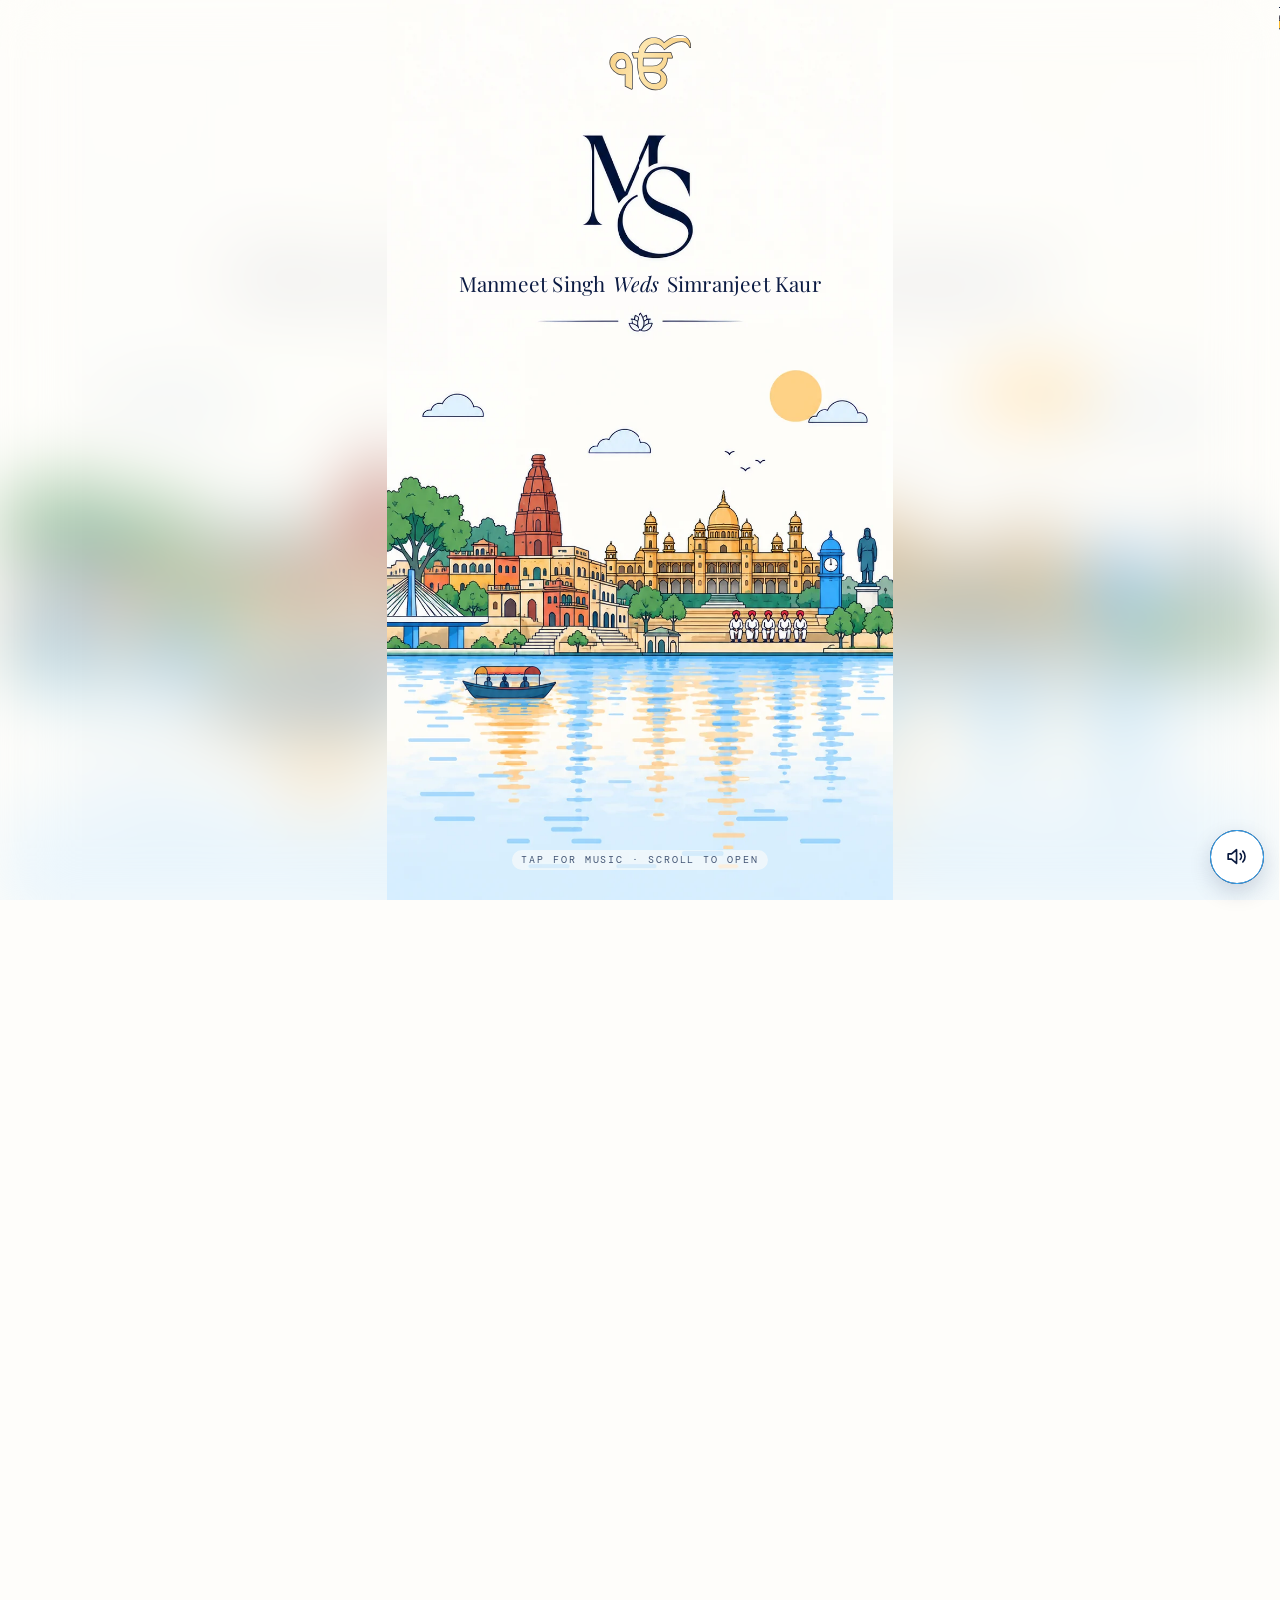
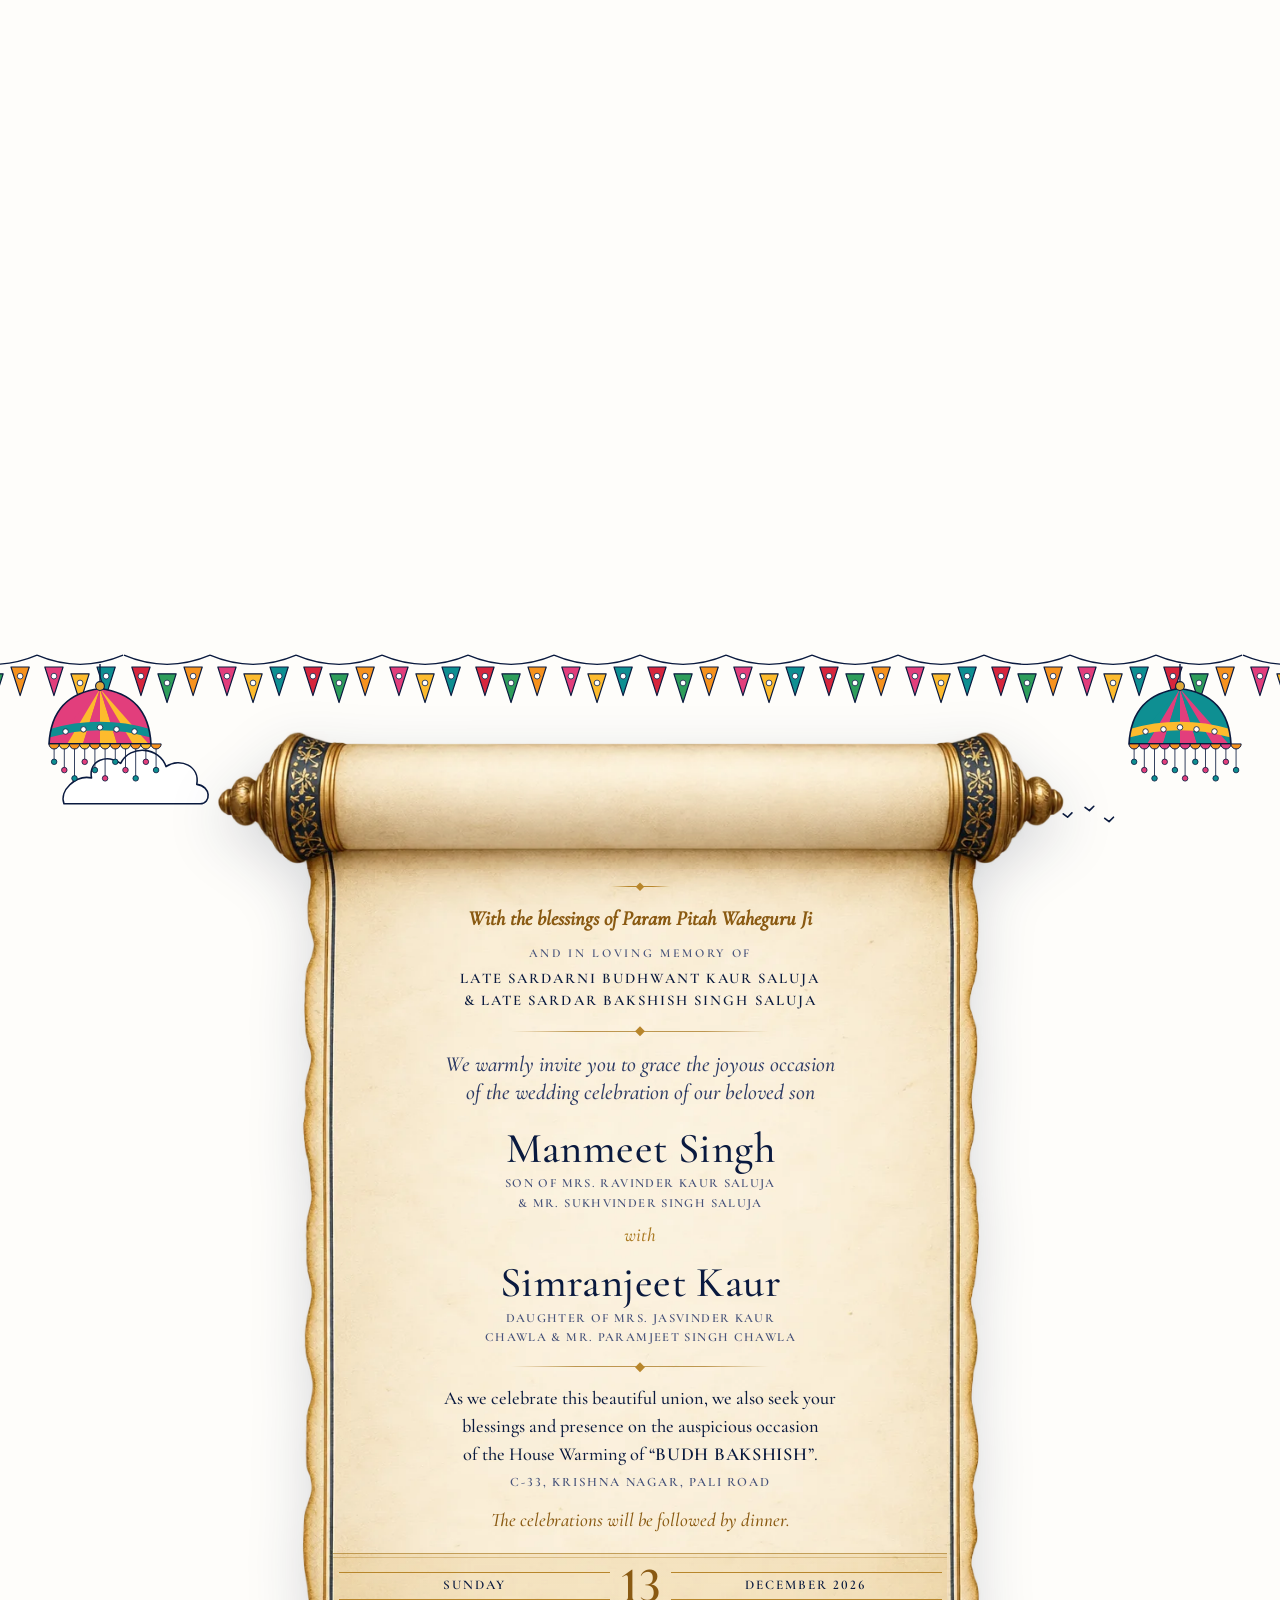
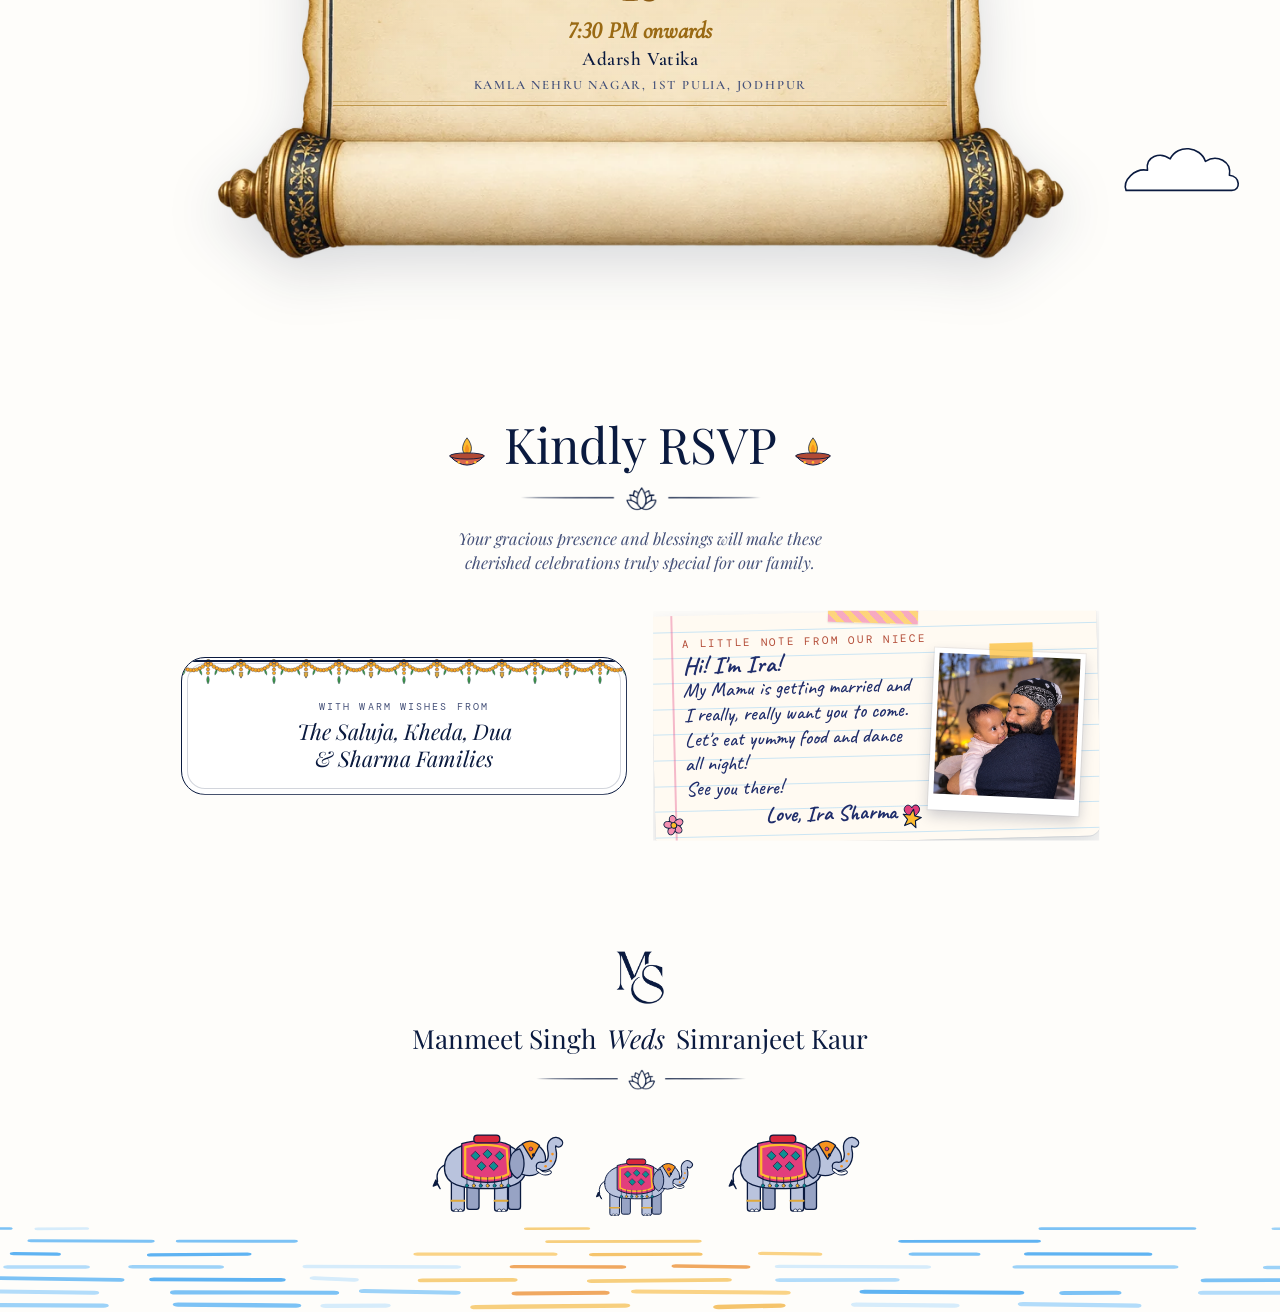
<file: index.html>
<!doctype html>
<html lang="en">
  <head>
    <meta charset="UTF-8" />
    <meta name="viewport" content="width=device-width, initial-scale=1, viewport-fit=cover" />
    <meta name="theme-color" content="#fefdfa" />
    <meta name="description" content="Wedding &amp; House Warming Dinner of Manmeet Singh and Simranjeet Kaur · Sunday, December 13, 2026 · 7:30 PM · Adarsh Vatika, Jodhpur." />
    <!-- Social preview metadata -->
    <meta property="og:type" content="website" />
    <meta property="og:title" content="Manmeet Singh weds Simranjeet Kaur · Wedding &amp; House Warming Dinner" />
    <meta property="og:description" content="Sunday, December 13, 2026 · 7:30 PM · Adarsh Vatika, Jodhpur" />
    <meta property="og:image" content="https://designpavneet-gif.github.io/Jodhpur-Invite/og-image-jodhpur.jpg?v=6" />
    <meta property="og:image:secure_url" content="https://designpavneet-gif.github.io/Jodhpur-Invite/og-image-jodhpur.jpg?v=6" />
    <meta property="og:image:type" content="image/jpeg" />
    <meta property="og:image:alt" content="Manmeet Singh weds Simranjeet Kaur — Wedding & House Warming Dinner" />
    <meta property="og:url" content="https://designpavneet-gif.github.io/Jodhpur-Invite/" />
    <meta property="og:site_name" content="Manmeet & Simranjeet" />
    <meta name="twitter:title" content="Manmeet Singh weds Simranjeet Kaur · Wedding & House Warming Dinner" />
    <meta name="twitter:description" content="Sunday, December 13, 2026 · 7:30 PM · Adarsh Vatika, Jodhpur" />
    <meta name="twitter:image" content="https://designpavneet-gif.github.io/Jodhpur-Invite/og-image-jodhpur.jpg?v=6" />
    <meta name="twitter:image:alt" content="Manmeet Singh weds Simranjeet Kaur — Wedding & House Warming Dinner" />
    <link rel="canonical" href="https://designpavneet-gif.github.io/Jodhpur-Invite/" />
    <meta property="og:image:width" content="1200" />
    <meta property="og:image:height" content="630" />
    <meta name="twitter:card" content="summary_large_image" />
    <link rel="icon" href="data:image/svg+xml,<svg xmlns='http://www.w3.org/2000/svg' viewBox='0 0 100 100'><text y='.9em' font-size='90'>🪷</text></svg>" />
    <title>Wedding &amp; House Warming Dinner · Manmeet Singh weds Simranjeet Kaur</title>
    <script type="module" crossorigin src="./assets/index-BoE7dSv1.js"></script>
    <link rel="stylesheet" crossorigin href="./assets/index-DrQOKFJF.css">
  </head>
  <body>
    <div id="root"></div>
  </body>
</html>
</file>
<file: assets/index-DrQOKFJF.css>
@font-face{font-family:Playfair Display;font-style:normal;font-display:swap;font-weight:400;src:url(./playfair-display-cyrillic-400-normal-CjW2EstV.woff2) format("woff2"),url(./playfair-display-cyrillic-400-normal-ZiRag6zj.woff) format("woff");unicode-range:U+0301,U+0400-045F,U+0490-0491,U+04B0-04B1,U+2116}@font-face{font-family:Playfair Display;font-style:normal;font-display:swap;font-weight:400;src:url(./playfair-display-vietnamese-400-normal-BV2APVTb.woff2) format("woff2"),url(./playfair-display-vietnamese-400-normal-BbvUAu4N.woff) format("woff");unicode-range:U+0102-0103,U+0110-0111,U+0128-0129,U+0168-0169,U+01A0-01A1,U+01AF-01B0,U+0300-0301,U+0303-0304,U+0308-0309,U+0323,U+0329,U+1EA0-1EF9,U+20AB}@font-face{font-family:Playfair Display;font-style:normal;font-display:swap;font-weight:400;src:url(./playfair-display-latin-ext-400-normal-BxlSGspa.woff2) format("woff2"),url(./playfair-display-latin-ext-400-normal-qdZwdvNS.woff) format("woff");unicode-range:U+0100-02BA,U+02BD-02C5,U+02C7-02CC,U+02CE-02D7,U+02DD-02FF,U+0304,U+0308,U+0329,U+1D00-1DBF,U+1E00-1E9F,U+1EF2-1EFF,U+2020,U+20A0-20AB,U+20AD-20C0,U+2113,U+2C60-2C7F,U+A720-A7FF}@font-face{font-family:Playfair Display;font-style:normal;font-display:swap;font-weight:400;src:url(./playfair-display-latin-400-normal-CFtfchNt.woff2) format("woff2"),url(./playfair-display-latin-400-normal-DHYHbkg3.woff) format("woff");unicode-range:U+0000-00FF,U+0131,U+0152-0153,U+02BB-02BC,U+02C6,U+02DA,U+02DC,U+0304,U+0308,U+0329,U+2000-206F,U+20AC,U+2122,U+2191,U+2193,U+2212,U+2215,U+FEFF,U+FFFD}@font-face{font-family:Playfair Display;font-style:italic;font-display:swap;font-weight:400;src:url(./playfair-display-cyrillic-400-italic-drKdN10-.woff2) format("woff2"),url(./playfair-display-cyrillic-400-italic-24vVh5t9.woff) format("woff");unicode-range:U+0301,U+0400-045F,U+0490-0491,U+04B0-04B1,U+2116}@font-face{font-family:Playfair Display;font-style:italic;font-display:swap;font-weight:400;src:url(./playfair-display-vietnamese-400-italic-CD15TOr5.woff2) format("woff2"),url(./playfair-display-vietnamese-400-italic-Cpv4sfwY.woff) format("woff");unicode-range:U+0102-0103,U+0110-0111,U+0128-0129,U+0168-0169,U+01A0-01A1,U+01AF-01B0,U+0300-0301,U+0303-0304,U+0308-0309,U+0323,U+0329,U+1EA0-1EF9,U+20AB}@font-face{font-family:Playfair Display;font-style:italic;font-display:swap;font-weight:400;src:url(./playfair-display-latin-ext-400-italic-zVOgzDMq.woff2) format("woff2"),url(./playfair-display-latin-ext-400-italic-CZOjvne0.woff) format("woff");unicode-range:U+0100-02BA,U+02BD-02C5,U+02C7-02CC,U+02CE-02D7,U+02DD-02FF,U+0304,U+0308,U+0329,U+1D00-1DBF,U+1E00-1E9F,U+1EF2-1EFF,U+2020,U+20A0-20AB,U+20AD-20C0,U+2113,U+2C60-2C7F,U+A720-A7FF}@font-face{font-family:Playfair Display;font-style:italic;font-display:swap;font-weight:400;src:url(./playfair-display-latin-400-italic-LeeEXsx5.woff2) format("woff2"),url(./playfair-display-latin-400-italic-hIeePEuE.woff) format("woff");unicode-range:U+0000-00FF,U+0131,U+0152-0153,U+02BB-02BC,U+02C6,U+02DA,U+02DC,U+0304,U+0308,U+0329,U+2000-206F,U+20AC,U+2122,U+2191,U+2193,U+2212,U+2215,U+FEFF,U+FFFD}@font-face{font-family:Playfair Display;font-style:normal;font-display:swap;font-weight:600;src:url(./playfair-display-cyrillic-600-normal-oLY6jnZ7.woff2) format("woff2"),url(./playfair-display-cyrillic-600-normal-DbWAkkgN.woff) format("woff");unicode-range:U+0301,U+0400-045F,U+0490-0491,U+04B0-04B1,U+2116}@font-face{font-family:Playfair Display;font-style:normal;font-display:swap;font-weight:600;src:url(./playfair-display-vietnamese-600-normal-ICsRR-qJ.woff2) format("woff2"),url(./playfair-display-vietnamese-600-normal-BPJkAZPN.woff) format("woff");unicode-range:U+0102-0103,U+0110-0111,U+0128-0129,U+0168-0169,U+01A0-01A1,U+01AF-01B0,U+0300-0301,U+0303-0304,U+0308-0309,U+0323,U+0329,U+1EA0-1EF9,U+20AB}@font-face{font-family:Playfair Display;font-style:normal;font-display:swap;font-weight:600;src:url(./playfair-display-latin-ext-600-normal-CEjQclLc.woff2) format("woff2"),url(./playfair-display-latin-ext-600-normal-BumBfC1v.woff) format("woff");unicode-range:U+0100-02BA,U+02BD-02C5,U+02C7-02CC,U+02CE-02D7,U+02DD-02FF,U+0304,U+0308,U+0329,U+1D00-1DBF,U+1E00-1E9F,U+1EF2-1EFF,U+2020,U+20A0-20AB,U+20AD-20C0,U+2113,U+2C60-2C7F,U+A720-A7FF}@font-face{font-family:Playfair Display;font-style:normal;font-display:swap;font-weight:600;src:url(./playfair-display-latin-600-normal-CZLGqjJe.woff2) format("woff2"),url(./playfair-display-latin-600-normal-CxxueQ0Z.woff) format("woff");unicode-range:U+0000-00FF,U+0131,U+0152-0153,U+02BB-02BC,U+02C6,U+02DA,U+02DC,U+0304,U+0308,U+0329,U+2000-206F,U+20AC,U+2122,U+2191,U+2193,U+2212,U+2215,U+FEFF,U+FFFD}@font-face{font-family:DM Mono;font-style:normal;font-display:swap;font-weight:400;src:url(./dm-mono-latin-ext-400-normal-C2zvOubV.woff2) format("woff2"),url(./dm-mono-latin-ext-400-normal-1aZr6b2b.woff) format("woff");unicode-range:U+0100-02BA,U+02BD-02C5,U+02C7-02CC,U+02CE-02D7,U+02DD-02FF,U+0304,U+0308,U+0329,U+1D00-1DBF,U+1E00-1E9F,U+1EF2-1EFF,U+2020,U+20A0-20AB,U+20AD-20C0,U+2113,U+2C60-2C7F,U+A720-A7FF}@font-face{font-family:DM Mono;font-style:normal;font-display:swap;font-weight:400;src:url(./dm-mono-latin-400-normal-4GdczIuU.woff2) format("woff2"),url(./dm-mono-latin-400-normal--0xN8mdc.woff) format("woff");unicode-range:U+0000-00FF,U+0131,U+0152-0153,U+02BB-02BC,U+02C6,U+02DA,U+02DC,U+0304,U+0308,U+0329,U+2000-206F,U+20AC,U+2122,U+2191,U+2193,U+2212,U+2215,U+FEFF,U+FFFD}@font-face{font-family:Cormorant Garamond;font-style:normal;font-display:swap;font-weight:500;src:url(./cormorant-garamond-cyrillic-ext-500-normal-Yta7XZ9C.woff2) format("woff2"),url(./cormorant-garamond-cyrillic-ext-500-normal-lsPpqi9g.woff) format("woff");unicode-range:U+0460-052F,U+1C80-1C8A,U+20B4,U+2DE0-2DFF,U+A640-A69F,U+FE2E-FE2F}@font-face{font-family:Cormorant Garamond;font-style:normal;font-display:swap;font-weight:500;src:url(./cormorant-garamond-cyrillic-500-normal-CyAY5ZLS.woff2) format("woff2"),url(./cormorant-garamond-cyrillic-500-normal-DkJXBcIH.woff) format("woff");unicode-range:U+0301,U+0400-045F,U+0490-0491,U+04B0-04B1,U+2116}@font-face{font-family:Cormorant Garamond;font-style:normal;font-display:swap;font-weight:500;src:url(./cormorant-garamond-vietnamese-500-normal-BZGLGj12.woff2) format("woff2"),url(./cormorant-garamond-vietnamese-500-normal-DqXqCC0q.woff) format("woff");unicode-range:U+0102-0103,U+0110-0111,U+0128-0129,U+0168-0169,U+01A0-01A1,U+01AF-01B0,U+0300-0301,U+0303-0304,U+0308-0309,U+0323,U+0329,U+1EA0-1EF9,U+20AB}@font-face{font-family:Cormorant Garamond;font-style:normal;font-display:swap;font-weight:500;src:url(./cormorant-garamond-latin-ext-500-normal-CH1kM7og.woff2) format("woff2"),url(./cormorant-garamond-latin-ext-500-normal-DYeaGGzO.woff) format("woff");unicode-range:U+0100-02BA,U+02BD-02C5,U+02C7-02CC,U+02CE-02D7,U+02DD-02FF,U+0304,U+0308,U+0329,U+1D00-1DBF,U+1E00-1E9F,U+1EF2-1EFF,U+2020,U+20A0-20AB,U+20AD-20C0,U+2113,U+2C60-2C7F,U+A720-A7FF}@font-face{font-family:Cormorant Garamond;font-style:normal;font-display:swap;font-weight:500;src:url(./cormorant-garamond-latin-500-normal-BsRWmXhO.woff2) format("woff2"),url(./cormorant-garamond-latin-500-normal-zIXX3Q-H.woff) format("woff");unicode-range:U+0000-00FF,U+0131,U+0152-0153,U+02BB-02BC,U+02C6,U+02DA,U+02DC,U+0304,U+0308,U+0329,U+2000-206F,U+20AC,U+2122,U+2191,U+2193,U+2212,U+2215,U+FEFF,U+FFFD}@font-face{font-family:Cormorant Garamond;font-style:normal;font-display:swap;font-weight:600;src:url(./cormorant-garamond-cyrillic-ext-600-normal-BMhMHfrj.woff2) format("woff2"),url(./cormorant-garamond-cyrillic-ext-600-normal-CsIYWmWK.woff) format("woff");unicode-range:U+0460-052F,U+1C80-1C8A,U+20B4,U+2DE0-2DFF,U+A640-A69F,U+FE2E-FE2F}@font-face{font-family:Cormorant Garamond;font-style:normal;font-display:swap;font-weight:600;src:url(./cormorant-garamond-cyrillic-600-normal-C2atO-64.woff2) format("woff2"),url(./cormorant-garamond-cyrillic-600-normal-FNmA3REe.woff) format("woff");unicode-range:U+0301,U+0400-045F,U+0490-0491,U+04B0-04B1,U+2116}@font-face{font-family:Cormorant Garamond;font-style:normal;font-display:swap;font-weight:600;src:url(./cormorant-garamond-vietnamese-600-normal-BoXdMtcr.woff2) format("woff2"),url(./cormorant-garamond-vietnamese-600-normal-C4HEjEaf.woff) format("woff");unicode-range:U+0102-0103,U+0110-0111,U+0128-0129,U+0168-0169,U+01A0-01A1,U+01AF-01B0,U+0300-0301,U+0303-0304,U+0308-0309,U+0323,U+0329,U+1EA0-1EF9,U+20AB}@font-face{font-family:Cormorant Garamond;font-style:normal;font-display:swap;font-weight:600;src:url(./cormorant-garamond-latin-ext-600-normal-DaBc-lu7.woff2) format("woff2"),url(./cormorant-garamond-latin-ext-600-normal-Dk3-quAP.woff) format("woff");unicode-range:U+0100-02BA,U+02BD-02C5,U+02C7-02CC,U+02CE-02D7,U+02DD-02FF,U+0304,U+0308,U+0329,U+1D00-1DBF,U+1E00-1E9F,U+1EF2-1EFF,U+2020,U+20A0-20AB,U+20AD-20C0,U+2113,U+2C60-2C7F,U+A720-A7FF}@font-face{font-family:Cormorant Garamond;font-style:normal;font-display:swap;font-weight:600;src:url(./cormorant-garamond-latin-600-normal-Co1r35X9.woff2) format("woff2"),url(./cormorant-garamond-latin-600-normal-2CBVLo0M.woff) format("woff");unicode-range:U+0000-00FF,U+0131,U+0152-0153,U+02BB-02BC,U+02C6,U+02DA,U+02DC,U+0304,U+0308,U+0329,U+2000-206F,U+20AC,U+2122,U+2191,U+2193,U+2212,U+2215,U+FEFF,U+FFFD}@font-face{font-family:Cormorant Garamond;font-style:italic;font-display:swap;font-weight:500;src:url(./cormorant-garamond-cyrillic-ext-500-italic-ClXnudBg.woff2) format("woff2"),url(./cormorant-garamond-cyrillic-ext-500-italic-DakTmaFY.woff) format("woff");unicode-range:U+0460-052F,U+1C80-1C8A,U+20B4,U+2DE0-2DFF,U+A640-A69F,U+FE2E-FE2F}@font-face{font-family:Cormorant Garamond;font-style:italic;font-display:swap;font-weight:500;src:url(./cormorant-garamond-cyrillic-500-italic-DVnfXoMy.woff2) format("woff2"),url(./cormorant-garamond-cyrillic-500-italic-C9gO-8KC.woff) format("woff");unicode-range:U+0301,U+0400-045F,U+0490-0491,U+04B0-04B1,U+2116}@font-face{font-family:Cormorant Garamond;font-style:italic;font-display:swap;font-weight:500;src:url(./cormorant-garamond-vietnamese-500-italic-D3igDnAQ.woff2) format("woff2"),url(./cormorant-garamond-vietnamese-500-italic-C-296ow0.woff) format("woff");unicode-range:U+0102-0103,U+0110-0111,U+0128-0129,U+0168-0169,U+01A0-01A1,U+01AF-01B0,U+0300-0301,U+0303-0304,U+0308-0309,U+0323,U+0329,U+1EA0-1EF9,U+20AB}@font-face{font-family:Cormorant Garamond;font-style:italic;font-display:swap;font-weight:500;src:url(./cormorant-garamond-latin-ext-500-italic-CE7zdTnu.woff2) format("woff2"),url(./cormorant-garamond-latin-ext-500-italic-CalKM9tT.woff) format("woff");unicode-range:U+0100-02BA,U+02BD-02C5,U+02C7-02CC,U+02CE-02D7,U+02DD-02FF,U+0304,U+0308,U+0329,U+1D00-1DBF,U+1E00-1E9F,U+1EF2-1EFF,U+2020,U+20A0-20AB,U+20AD-20C0,U+2113,U+2C60-2C7F,U+A720-A7FF}@font-face{font-family:Cormorant Garamond;font-style:italic;font-display:swap;font-weight:500;src:url(./cormorant-garamond-latin-500-italic-Y14P-dkT.woff2) format("woff2"),url(./cormorant-garamond-latin-500-italic-DhNIfkTX.woff) format("woff");unicode-range:U+0000-00FF,U+0131,U+0152-0153,U+02BB-02BC,U+02C6,U+02DA,U+02DC,U+0304,U+0308,U+0329,U+2000-206F,U+20AC,U+2122,U+2191,U+2193,U+2212,U+2215,U+FEFF,U+FFFD}@font-face{font-family:Caveat;font-style:normal;font-display:swap;font-weight:500;src:url(./caveat-cyrillic-ext-500-normal-DcrB4vVx.woff2) format("woff2"),url(./caveat-cyrillic-ext-500-normal-DqTXtm5N.woff) format("woff");unicode-range:U+0460-052F,U+1C80-1C8A,U+20B4,U+2DE0-2DFF,U+A640-A69F,U+FE2E-FE2F}@font-face{font-family:Caveat;font-style:normal;font-display:swap;font-weight:500;src:url(./caveat-cyrillic-500-normal-DpMZbbjM.woff2) format("woff2"),url(./caveat-cyrillic-500-normal-DLSfp5IU.woff) format("woff");unicode-range:U+0301,U+0400-045F,U+0490-0491,U+04B0-04B1,U+2116}@font-face{font-family:Caveat;font-style:normal;font-display:swap;font-weight:500;src:url(./caveat-latin-ext-500-normal-jKqJW7bC.woff2) format("woff2"),url(./caveat-latin-ext-500-normal-wUUXxlbS.woff) format("woff");unicode-range:U+0100-02BA,U+02BD-02C5,U+02C7-02CC,U+02CE-02D7,U+02DD-02FF,U+0304,U+0308,U+0329,U+1D00-1DBF,U+1E00-1E9F,U+1EF2-1EFF,U+2020,U+20A0-20AB,U+20AD-20C0,U+2113,U+2C60-2C7F,U+A720-A7FF}@font-face{font-family:Caveat;font-style:normal;font-display:swap;font-weight:500;src:url(./caveat-latin-500-normal-B9SDL8cy.woff2) format("woff2"),url(./caveat-latin-500-normal-Do9veZfZ.woff) format("woff");unicode-range:U+0000-00FF,U+0131,U+0152-0153,U+02BB-02BC,U+02C6,U+02DA,U+02DC,U+0304,U+0308,U+0329,U+2000-206F,U+20AC,U+2122,U+2191,U+2193,U+2212,U+2215,U+FEFF,U+FFFD}@font-face{font-family:Caveat;font-style:normal;font-display:swap;font-weight:700;src:url(./caveat-cyrillic-ext-700-normal-CrK2-ngJ.woff2) format("woff2"),url(./caveat-cyrillic-ext-700-normal-DjFGiEhD.woff) format("woff");unicode-range:U+0460-052F,U+1C80-1C8A,U+20B4,U+2DE0-2DFF,U+A640-A69F,U+FE2E-FE2F}@font-face{font-family:Caveat;font-style:normal;font-display:swap;font-weight:700;src:url(./caveat-cyrillic-700-normal-BIyejhEL.woff2) format("woff2"),url(./caveat-cyrillic-700-normal-Bhcx9qBB.woff) format("woff");unicode-range:U+0301,U+0400-045F,U+0490-0491,U+04B0-04B1,U+2116}@font-face{font-family:Caveat;font-style:normal;font-display:swap;font-weight:700;src:url(./caveat-latin-ext-700-normal-DFbRgDry.woff2) format("woff2"),url(./caveat-latin-ext-700-normal-DjJQd59I.woff) format("woff");unicode-range:U+0100-02BA,U+02BD-02C5,U+02C7-02CC,U+02CE-02D7,U+02DD-02FF,U+0304,U+0308,U+0329,U+1D00-1DBF,U+1E00-1E9F,U+1EF2-1EFF,U+2020,U+20A0-20AB,U+20AD-20C0,U+2113,U+2C60-2C7F,U+A720-A7FF}@font-face{font-family:Caveat;font-style:normal;font-display:swap;font-weight:700;src:url(./caveat-latin-700-normal-D8_1Nw6V.woff2) format("woff2"),url(./caveat-latin-700-normal-cPyBTTZN.woff) format("woff");unicode-range:U+0000-00FF,U+0131,U+0152-0153,U+02BB-02BC,U+02C6,U+02DA,U+02DC,U+0304,U+0308,U+0329,U+2000-206F,U+20AC,U+2122,U+2191,U+2193,U+2212,U+2215,U+FEFF,U+FFFD}@font-face{font-family:"Noto Serif Gurmukhi";font-style:normal;font-display:swap;font-weight:500;src:url(./noto-serif-gurmukhi-gurmukhi-500-normal-CPV4pS1E.woff2) format("woff2"),url(./noto-serif-gurmukhi-gurmukhi-500-normal-0tIHMdBv.woff) format("woff")}@font-face{font-family:"Noto Serif Gurmukhi";font-style:normal;font-display:swap;font-weight:700;src:url(./noto-serif-gurmukhi-gurmukhi-700-normal-DnJZ2gwI.woff2) format("woff2"),url(./noto-serif-gurmukhi-gurmukhi-700-normal-DO1QjtRv.woff) format("woff")}:root{--paper: #fefdfa;--paper-warm: #fbf6ec;--white: #ffffff;--ink: #0a1a3f;--ink-soft: #46527a;--line: rgba(10, 26, 63, .18);--sun: #fad386;--gold: #f5c46c;--gold-deep: #c98a22;--terracotta: #d8664f;--terracotta-ink: #b24a35;--leaf: #60a85c;--blue: #34a8f8;--water-1: #eef7fd;--water-2: #d6ecfb;--water-3: #b2dcfa;color:var(--ink);background:var(--paper);font-family:Playfair Display,Georgia,serif;--sat: env(safe-area-inset-top, 0px);--sab: env(safe-area-inset-bottom, 0px);box-sizing:border-box;padding-top:var(--sat);padding-bottom:var(--sab)}html{scroll-padding-top:var(--sat);background:var(--paper);font-size:clamp(16px,calc(10px + .5vw),23px)}*{box-sizing:border-box}body{margin:0;min-width:0;min-height:100vh;overflow-x:hidden;-webkit-font-smoothing:antialiased}.invitation{background:var(--paper)}.lotus-divider{display:block;aspect-ratio:1125 / 144;background:var(--ink);-webkit-mask-size:contain;mask-size:contain;-webkit-mask-repeat:no-repeat;mask-repeat:no-repeat;-webkit-mask-position:center;mask-position:center}.orn-cloud,.orn-birds{position:absolute;display:block;height:auto;color:var(--ink);overflow:visible}.orn-sun{position:absolute;display:block;aspect-ratio:1;border-radius:50%;background:var(--sun)}.orn-water{display:block;width:100%}@keyframes drift{0%{transform:translate(0)}to{transform:translate(var(--drift, 14px))}}.opening-scene{height:250svh;min-height:1300px;position:relative}.sticky-stage{height:calc(100svh - var(--sat) - var(--sab));min-height:360px;overflow:hidden;position:sticky;top:var(--sat);isolation:isolate;background:var(--paper)}.split-artwork{position:absolute;top:0;right:0;bottom:0;left:0;overflow:hidden}.art-half{position:absolute;inset-block:0;width:50.1%;overflow:hidden;will-change:transform}.art-canvas{position:relative;width:100vw;height:100%;overflow:hidden;background:var(--paper)}.art-canvas>img{position:absolute;top:0;right:0;bottom:0;left:0;display:block;width:100%;height:100%;max-width:none;-webkit-user-select:none;user-select:none;-webkit-user-drag:none}.art-backdrop{display:none!important;object-fit:fill;filter:blur(34px) saturate(1.05);transform:scaleY(1.06);opacity:.5}@media(min-aspect-ratio:7/10){.art-backdrop{display:block!important}}.art-half--left{left:0;transform:translate3d(calc(var(--opening) * -104%),0,0)}.art-half--right{right:0;transform:translate3d(calc(var(--opening) * 104%),0,0)}.art-half--right .art-canvas{transform:translate(-50vw)}.scroll-cue{position:absolute;z-index:2;left:50%;color:var(--ink);text-align:center;pointer-events:none;transform:translate(-50%)}.scroll-cue{bottom:clamp(1.1rem,3.3vh,2.2rem);margin:0;padding:.45em 1em;border-radius:99px;background:#fefdfad1;font-family:DM Mono,monospace;font-size:.58rem;letter-spacing:.2em;text-transform:uppercase;opacity:calc(.72 - var(--opening) * .72)}.scroll-scene{height:165svh;background:var(--paper)}.scroll-stage{height:calc(100svh - var(--sat) - var(--sab));min-height:360px;position:sticky;top:var(--sat);display:grid;place-items:center;overflow:hidden;background:var(--paper)}.gap-sky,.scroll-sky{position:absolute;top:0;right:0;bottom:0;left:0;pointer-events:none}.gap-sky__sun{width:clamp(3.2rem,11vmin,6rem);right:16%;top:20%}.gap-sky__cloud--a{width:clamp(6rem,22vmin,11rem);left:8%;top:16%}.gap-sky__cloud--b{width:clamp(4.5rem,15vmin,8rem);right:10%;top:44%}.gap-sky__cloud--c{width:clamp(5rem,18vmin,9rem);left:24%;bottom:20%}.gap-sky__birds{width:clamp(3rem,9vmin,4.5rem);left:52%;top:30%}.scroll-sky__cloud--a{width:clamp(5rem,18vmin,10rem);left:4%;top:7%;animation:drift 9s ease-in-out infinite alternate}.scroll-sky__cloud--b{width:clamp(4rem,14vmin,8rem);right:3%;bottom:10%;--drift: -12px;animation:drift 11s ease-in-out infinite alternate}.scroll-sky__birds{width:clamp(2.6rem,8vmin,4rem);right:12%;top:12%}@media(max-width:700px){.opening-scene{height:230svh;min-height:1050px}.art-half{width:50.2%}}@media(prefers-reduced-motion:reduce){.scroll-cue{display:none}.scroll-sky__cloud--a,.scroll-sky__cloud--b{animation:none}}.scroll-open{--w: min( calc(100vw - 14px) , 40rem, calc((86svh - var(--sat) - var(--sab)) * .82));--h: min(calc(86svh - var(--sat) - var(--sab)), 60rem, calc(var(--w) * 1.75));--roller: calc(var(--w) * .1617);--travel: calc(var(--h) / 2 - var(--roller));--ease: cubic-bezier(.62, .02, .22, 1);--dur: 2.1s;position:relative;z-index:1;width:var(--w);height:var(--h);container-type:inline-size;filter:drop-shadow(0 18px 28px rgba(10,26,63,.16))}.scroll-open__paper{position:absolute;left:0;right:0;top:calc(var(--roller) * .9);bottom:calc(var(--roller) * .9);clip-path:inset(calc(50% - var(--roller) * .06) 0 calc(50% - var(--roller) * .06) 0);transition:clip-path var(--dur) var(--ease)}.scroll-open__paper-img{position:absolute;top:0;right:0;bottom:0;left:0;width:100%;height:100%;object-fit:fill;display:block}.scroll-open__roller{position:absolute;left:0;width:100%;height:auto;display:block;z-index:2;transition:transform var(--dur) var(--ease)}.scroll-open__roller--top{top:0;transform:translateY(var(--travel))}.scroll-open__roller--bottom{bottom:0;transform:translateY(calc(var(--travel) * -1))}.scroll-open--open .scroll-open__paper{clip-path:inset(0 0 0 0)}.scroll-open--open .scroll-open__roller{transform:translateY(0)}.scroll-open .invite-copy{opacity:0;transition:opacity .6s ease-out .2s}.scroll-open--open .invite-copy{opacity:1}@media(prefers-reduced-motion:reduce){.scroll-open__paper{clip-path:none;transition:none}.scroll-open__roller{transform:none;transition:none}.scroll-open .invite-copy{opacity:1;transition:none}}.invite-copy{position:absolute;top:5%;right:17%;bottom:5%;left:17%;display:flex;flex-direction:column;align-items:center;justify-content:center;text-align:center;color:var(--ink);font-size:min(3.9cqi,1.2rem,calc(var(--h) * .0235));line-height:1.45}.invite-copy p{margin:0}.invite-copy__host{color:var(--ink);letter-spacing:.01em;font-size:.97em;text-wrap:balance}.invite-copy__small{font-style:italic;color:var(--terracotta-ink);margin:.12em 0!important}.invite-copy__msg{font-style:italic;color:var(--ink-soft);margin-top:.55em!important;max-width:24ch;text-wrap:balance}.invite-copy__name{margin-top:.45em!important;font-size:min(11cqi,3.6rem,calc(var(--h) * .066));line-height:1.08;color:var(--ink);letter-spacing:.01em}.invite-copy__parents{font-size:.88em;color:var(--ink-soft);max-width:27ch;text-wrap:balance}.invite-copy__rule{display:block;width:3.5em;height:1px;margin-top:1em;background:linear-gradient(90deg,transparent,var(--ink),transparent)}.arch-defs{position:absolute;width:0;height:0}.blessing-scene{position:relative}.blessing-stage{min-height:100svh;display:grid;place-items:center;padding:clamp(1.25rem,5svh,3rem) clamp(.9rem,4vw,2rem);background:var(--paper)}.arch-frame{position:relative;width:min(90vw,31rem);height:min(calc(88svh - var(--sat) - var(--sab)),56rem);min-height:560px;padding:clamp(7px,1.8vw,10px);background:var(--paper);clip-path:url(#arch-clip);-webkit-clip-path:url(#arch-clip)}.arch-window{position:relative;width:100%;height:100%;overflow:hidden;container-type:size;clip-path:url(#arch-clip);-webkit-clip-path:url(#arch-clip);display:flex;flex-direction:column;align-items:center;background:var(--white)}.arch-sky{position:absolute;top:0;right:0;bottom:0;left:0;pointer-events:none}.arch-sky__sun{width:11cqw;right:12%;top:21%}.arch-sky__cloud--a{width:25cqw;left:-3%;top:44%;animation:drift 10s ease-in-out infinite alternate}.arch-sky__cloud--b{width:19cqw;right:-2%;top:31%;--drift: -10px;animation:drift 12s ease-in-out infinite alternate}.arch-sky__birds{width:12cqw;left:13%;top:25%}.arch-outline{position:absolute;inset:clamp(7px,1.8vw,10px);width:calc(100% - (2*clamp(7px,1.8vw,10px)));height:calc(100% - (2*clamp(7px,1.8vw,10px)));overflow:visible;pointer-events:none}.arch-outline--outer{top:0;right:0;bottom:0;left:0;width:100%;height:100%}.arch-outline path{fill:none;stroke:var(--ink);stroke-width:1.6px;opacity:0;transition:opacity 1.4s ease-out}.arch-outline--outer path{stroke-width:3px}.blessing-scene--revealed .arch-outline path{opacity:1}.blessing-copy{position:relative;z-index:1;padding:25% 11% 0;text-align:center;display:flex;flex-direction:column;align-items:center;container-type:inline-size;width:100%}.ik-onkar{margin:0;font-family:"Noto Serif Gurmukhi",serif;font-weight:700;font-size:clamp(3.8rem,27cqi,7.2rem);line-height:1.3;padding:.12em .14em .02em;overflow:visible;-webkit-text-fill-color:transparent;-webkit-text-stroke:.9px rgba(10,26,63,.75);background:linear-gradient(100deg,#d99a36,#f5c46c 30%,#fde6ae 46%,#f5c46c 58%,#d99a36);background-size:260% 100%;background-position:100% 0;-webkit-background-clip:text;background-clip:text;color:transparent;opacity:0;transform:scale(.92)}.blessing-scene--revealed .ik-onkar{animation:mark-in 1.2s ease-out .5s forwards,shimmer 2.2s ease-in-out 1.5s forwards}@keyframes mark-in{to{opacity:1;transform:scale(1)}}@keyframes shimmer{0%{background-position:100% 0}to{background-position:0% 0}}.gurbani{margin:clamp(.6rem,4cqi,1.2rem) 0 0;padding:0;display:flex;flex-direction:column;gap:.15em;font-family:"Noto Serif Gurmukhi",serif;font-weight:500;font-size:clamp(1.15rem,6.6cqi,1.75rem);line-height:1.45;color:var(--ink)}.gurbani__line{opacity:0;transform:translateY(8px);filter:blur(4px)}.blessing-scene--revealed .gurbani__line{animation:settle 1.1s ease-out forwards;animation-delay:calc(1.3s + var(--i) * .35s)}@keyframes settle{to{opacity:1;transform:none;filter:blur(0)}}.blessing-divider{width:52%;margin-top:clamp(.5rem,3cqi,.9rem);opacity:0}.blessing-translation{max-width:26ch;margin:clamp(.5rem,3cqi,.9rem) 0 0;text-wrap:balance;font-style:italic;font-size:clamp(.82rem,3.9cqi,1rem);line-height:1.55;color:var(--ink);opacity:0}.blessing-source{margin:.45rem 0 0;font-family:DM Mono,ui-monospace,monospace;font-size:clamp(.58rem,2.5cqi,.68rem);letter-spacing:.12em;text-transform:uppercase;color:var(--ink-soft);opacity:0}.blessing-scene--revealed .blessing-divider{animation:fade 1.2s ease-out 1.9s forwards}.blessing-scene--revealed .blessing-translation{animation:fade 1.2s ease-out 2.1s forwards}.blessing-scene--revealed .blessing-source{animation:fade 1.2s ease-out 2.4s forwards}@keyframes fade{to{opacity:1}}.temple-wrap{position:relative;z-index:1;margin-top:auto;width:min(145cqw,58cqh);flex-shrink:0}.golden-temple{display:block;width:100%;height:auto}.golden-temple__building :is(rect,path){stroke:var(--ink);stroke-width:.9px;vector-effect:non-scaling-stroke;stroke-linejoin:round}.golden-temple__building .gt-far :is(rect,path),.golden-temple__building .gt-far{stroke:var(--ink);stroke-opacity:.55;stroke-width:.8px;vector-effect:non-scaling-stroke}.golden-temple__building line{stroke:var(--ink);stroke-opacity:.8}.golden-temple__building{transform-box:view-box;transform-origin:50% 75%;opacity:0;transform:translateY(14px)}.golden-temple__reflection{opacity:0}.blessing-scene--revealed .golden-temple__building{animation:rise 1.8s cubic-bezier(.2,.7,.2,1) .8s forwards}.blessing-scene--revealed .golden-temple__reflection{animation:fade 2s ease-out 1.4s forwards}@keyframes rise{to{opacity:1;transform:none}}@media(max-height:640px){.blessing-copy{padding-top:21%}}@media(orientation:landscape)and (max-height:560px){.arch-frame{width:min(82vw,25rem);height:640px}.scroll-scene{height:auto}.scroll-stage{position:relative;top:0;height:auto;min-height:100svh;padding:2rem 0}.scroll-open{--w: min(62vw, 24rem);--h: calc(var(--w) * 1.72)}}@media(prefers-reduced-motion:reduce){.arch-outline path{opacity:1;transition:none}.arch-sky__cloud--a,.arch-sky__cloud--b{animation:none}.ik-onkar,.gurbani__line,.blessing-divider,.blessing-translation,.blessing-source,.golden-temple__building,.golden-temple__reflection{opacity:1;transform:none;filter:none;animation:none!important}.ik-onkar{background-position:30% 0}}.events-header,.rsvp-header{display:flex;flex-direction:column;align-items:center;text-align:center;padding:0 1.5rem}.events-header__mark{display:block;width:3.6rem;aspect-ratio:681 / 750;background:var(--ink);-webkit-mask-size:contain;mask-size:contain;-webkit-mask-repeat:no-repeat;mask-repeat:no-repeat;-webkit-mask-position:center;mask-position:center}.events-header__title,.rsvp-header__title{margin:.8rem 0 .2rem;font-weight:400;font-size:clamp(2rem,8.5vw,3rem);line-height:1.1;color:var(--ink)}.events-header__divider,.rsvp-header__divider{width:min(15rem,62vw);margin:.5rem auto .7rem}.events-header__dates{margin:0;font-family:DM Mono,ui-monospace,monospace;font-size:.72rem;letter-spacing:.22em;text-transform:uppercase;color:var(--ink-soft)}.events-scene{position:relative;background:var(--paper);color:var(--ink);padding:clamp(4rem,12svh,7rem) 0 clamp(3rem,8svh,4.5rem)}.events-header{margin-bottom:clamp(2.5rem,7svh,4rem)}.events-list{list-style:none;margin:0 auto;padding:0 1rem;display:flex;flex-direction:column;align-items:center;gap:clamp(1.8rem,5svh,2.6rem)}.event-card{width:min(86vw,26rem,calc((100svh - 13rem)*.63));min-width:min(86vw,15rem);padding:clamp(10px,3vw,16px);border:1.5px solid var(--ink);border-radius:clamp(18px,7cqi,30px);perspective:1600px;container-type:inline-size}.event-card__inner{display:grid;transform-style:preserve-3d;transform:rotateY(0)}.event-card--flipped .event-card__inner{animation:card-flip .75s cubic-bezier(.3,.1,.25,1) forwards}@keyframes card-flip{0%{transform:rotateY(0) scale(1)}50%{transform:rotateY(90deg) scale(1.03)}to{transform:rotateY(180deg) scale(1)}}.event-card__face{grid-area:1 / 1;border-radius:clamp(14px,4.2vw,20px);overflow:hidden;-webkit-backface-visibility:hidden;backface-visibility:hidden;border:1.5px solid var(--ink)}.event-card__back{transform:rotateY(180deg);display:flex;flex-direction:column;background:var(--sun);margin:0}.event-card__front{background:var(--white);padding:10px}.event-card__front-frame{height:100%;border:1px solid var(--line);border-radius:clamp(9px,3vw,13px);display:flex;flex-direction:column;align-items:center;justify-content:center;gap:1rem}.event-card__monogram{display:block;width:44%;aspect-ratio:681 / 750;background:var(--ink);-webkit-mask-size:contain;mask-size:contain;-webkit-mask-repeat:no-repeat;mask-repeat:no-repeat;-webkit-mask-position:center;mask-position:center}.event-card__front-divider{width:58%}.event-card__front-count{font-family:DM Mono,ui-monospace,monospace;font-size:.7rem;letter-spacing:.24em;color:var(--ink-soft)}.event-card__media{position:relative;aspect-ratio:4 / 5;background:var(--white);border-bottom:1.5px solid var(--ink);overflow:hidden}.event-card__media img{position:absolute;top:0;right:0;bottom:0;left:0;width:100%;height:100%;object-fit:cover}.event-card__placeholder{position:absolute;top:0;right:0;bottom:0;left:0;container-type:inline-size;background:linear-gradient(180deg,var(--white) 0%,var(--white) 62%,var(--water-1) 100%)}.event-card__ph-sun{width:17cqw;right:16%;top:16%}.event-card__ph-cloud--a{width:34cqw;left:8%;top:22%}.event-card__ph-cloud--b{width:24cqw;right:6%;top:42%}.event-card__ph-birds{width:15cqw;left:46%;top:12%}.event-card__placeholder--1 .event-card__ph-sun{left:14%;right:auto;top:24%}.event-card__placeholder--1 .event-card__ph-cloud--a{left:auto;right:6%;top:14%}.event-card__placeholder--1 .event-card__ph-cloud--b{right:auto;left:30%;top:40%}.event-card__placeholder--2 .event-card__ph-sun{right:40%;top:10%}.event-card__placeholder--2 .event-card__ph-cloud--a{top:32%}.event-card__placeholder--2 .event-card__ph-birds{left:16%;top:16%}.event-card__placeholder-num{position:absolute;left:0;right:0;bottom:30%;text-align:center;font-style:italic;font-size:20cqw;line-height:1;color:var(--ink);opacity:.85}.event-card__ph-water{position:absolute;left:0;right:0;bottom:0;height:26%}.event-card__details{padding:clamp(.9rem,5.5cqi,1.6rem) clamp(1rem,7cqi,2rem) clamp(1rem,6.5cqi,1.9rem);color:var(--ink)}.event-card__title{margin:0 0 .55rem;font-weight:600;font-size:clamp(1.3rem,8.4cqi,2.15rem);line-height:1.12;text-wrap:balance}.event-card__when{margin:0 0 .75rem;font-size:clamp(.9rem,4.6cqi,1.12rem);line-height:1.4}.event-card__when span{display:block}.event-card__time{white-space:nowrap;opacity:.85}.event-card__venue{display:inline-block;margin:0;font-size:clamp(.9rem,4.6cqi,1.12rem);color:var(--ink);text-decoration:underline;text-decoration-thickness:1.5px;text-underline-offset:.3em}a.event-card__venue:hover{text-decoration-thickness:2.5px}@media(prefers-reduced-motion:reduce){.event-card__inner,.event-card--flipped .event-card__inner{transform:rotateY(180deg);animation:none}}.rsvp-scene{--field-line: #c9cfdc;background:var(--paper);padding:clamp(1rem,4svh,2.5rem) 1rem clamp(3rem,8svh,5rem);display:flex;flex-direction:column;align-items:center}.rsvp-header{margin-bottom:clamp(1.4rem,4svh,2.2rem)}.rsvp-header__sub{margin:0;font-size:1rem;font-style:italic;color:var(--ink-soft)}.rsvp-card{width:min(92vw,30rem);background:var(--white);color:var(--ink);border:1.5px solid var(--ink);border-radius:clamp(20px,6vw,28px);padding:clamp(1.6rem,7vw,2.6rem) clamp(1.3rem,7vw,2.4rem);box-shadow:0 18px 44px #0a1a3f14}.rsvp-field{margin:0 0 1.6rem;padding:0;border:0;min-width:0}.rsvp-field>label:not(.rsvp-event),.rsvp-events legend{display:block;margin-bottom:.6rem;padding:0;font-size:1.12rem;color:var(--ink)}.rsvp-field input[type=text],.rsvp-stepper input{width:100%;height:3.4rem;padding:0 1rem;border:1.5px solid var(--field-line);border-radius:10px;background:var(--white);font:inherit;font-size:1.08rem;color:var(--ink);transition:border-color .15s ease,box-shadow .15s ease}.rsvp-field input:focus-visible{outline:none;border-color:var(--ink);box-shadow:0 0 0 3px #34a8f84d}.rsvp-field input[aria-invalid=true]{border-color:#b3261e}.rsvp-error{margin:.45rem 0 0;font-size:.95rem;color:#b3261e}.rsvp-error--block{margin:0 0 1rem}.rsvp-stepper{display:grid;grid-template-columns:3.4rem 1fr 3.4rem;gap:.5rem}.rsvp-stepper input{text-align:center;-moz-appearance:textfield}.rsvp-stepper input::-webkit-inner-spin-button,.rsvp-stepper input::-webkit-outer-spin-button{-webkit-appearance:none;margin:0}.rsvp-stepper__btn{height:3.4rem;border:1.5px solid var(--field-line);border-radius:10px;background:var(--water-1);font:inherit;font-size:1.5rem;line-height:1;color:var(--ink);cursor:pointer}.rsvp-stepper__btn:hover:not(:disabled){border-color:var(--ink)}.rsvp-stepper__btn:disabled{opacity:.4;cursor:default}.rsvp-stepper__btn:focus-visible{outline:3px solid rgba(52,168,248,.45);outline-offset:1px}.rsvp-events{display:flex;flex-direction:column;gap:.75rem}.rsvp-event{display:flex;align-items:flex-start;gap:.85rem;cursor:pointer;padding:.95rem 1rem;border:1.5px solid #e1e4ec;border-radius:12px;background:var(--white);transition:border-color .15s ease,background-color .15s ease}.rsvp-event--checked{border-color:var(--ink);background:var(--water-1)}.rsvp-event input{flex:none;width:1.3rem;height:1.3rem;margin:.2rem 0 0;accent-color:var(--ink);cursor:pointer}.rsvp-event:has(input:focus-visible){box-shadow:0 0 0 3px #34a8f859}.rsvp-event__text{display:flex;flex-direction:column;gap:.15rem;min-width:0}.rsvp-event__title{font-size:1.08rem;color:var(--ink)}.rsvp-event__meta{font-size:.95rem;color:var(--ink-soft)}.rsvp-notice{margin:0 0 1rem;padding:.8rem 1rem;border-radius:10px;background:#fdf3dc;font-size:.95rem;color:#7a4b12}.rsvp-submit{width:100%;height:3.6rem;border:0;border-radius:999px;background:var(--ink);color:var(--paper);font:inherit;font-size:1.15rem;font-weight:600;letter-spacing:.02em;cursor:pointer;transition:transform .15s ease,background-color .15s ease}.rsvp-submit:hover:not(:disabled){background:#13295e}.rsvp-submit:active:not(:disabled){transform:scale(.98)}.rsvp-submit:disabled{opacity:.45;cursor:not-allowed}.rsvp-submit:focus-visible{outline:3px solid rgba(52,168,248,.5);outline-offset:3px}.rsvp-card--thanks{text-align:center}.rsvp-thanks__title{margin:0 0 .2rem;font-weight:400;font-style:italic;font-size:clamp(1.8rem,7vw,2.4rem);color:var(--ink)}.rsvp-thanks__text{margin:0 0 .6rem;font-size:1.05rem;line-height:1.55;color:var(--ink)}.rsvp-link-button{margin-top:.8rem;border:0;background:none;padding:.4rem;font:inherit;font-size:1rem;color:var(--ink);text-decoration:underline;text-underline-offset:.25em;cursor:pointer}.site-footer{display:flex;flex-direction:column;align-items:center;text-align:center;padding-top:clamp(2rem,6svh,3.5rem);background:var(--paper)}.site-footer__mark{display:block;width:3.2rem;aspect-ratio:681 / 750;background:var(--ink);-webkit-mask-size:contain;mask-size:contain;-webkit-mask-repeat:no-repeat;mask-repeat:no-repeat;-webkit-mask-position:center;mask-position:center}.site-footer__names{margin:.9rem 0 .2rem;font-size:clamp(1.2rem,5vw,1.6rem);color:var(--ink)}.site-footer__names em{font-style:italic;padding:0 .15em}.site-footer__divider{width:min(13rem,56vw);margin:.4rem 0 1.8rem}.site-footer__water{height:clamp(56px,10svh,90px)}.blessing-scene--embedded{position:absolute;top:0;right:0;bottom:0;left:0;z-index:0}.blessing-scene--embedded .blessing-stage{min-height:0;height:100%;padding:clamp(.8rem,3svh,2rem) clamp(.9rem,4vw,2rem)}.blessing-scene--embedded .arch-frame{height:min(100%,56rem);min-height:0;width:min(90vw,31rem,calc((100svh - var(--sat) - var(--sab)) * .6))}.split-artwork{z-index:1}.scroll-cue{z-index:3}@media(orientation:landscape)and (max-height:560px){.blessing-scene--embedded .arch-frame{height:100%;width:min(82vw,calc((100svh - var(--sat) - var(--sab)) * .62))}}@media(prefers-reduced-motion:reduce){.art-half--left,.art-half--right{transform:none;opacity:calc(1 - var(--opening))}}.music-toggle{position:fixed;z-index:50;right:calc(1rem + env(safe-area-inset-right,0px));bottom:calc(1rem + var(--sab));width:3.25rem;height:3.25rem;border-radius:50%;padding:.8rem;display:grid;place-items:center;cursor:pointer;background:var(--white);color:var(--ink);border:1.5px solid var(--ink);box-shadow:0 8px 22px #0a1a3f29;transition:transform .15s ease}.music-toggle svg{width:100%;height:100%}.music-toggle:active{transform:scale(.94)}.music-toggle:focus-visible{outline:3px solid rgba(52,168,248,.5);outline-offset:3px}.music-toggle--waiting:after{content:"";position:absolute;top:-1.5px;right:-1.5px;bottom:-1.5px;left:-1.5px;border-radius:50%;border:1.5px solid var(--blue);animation:music-ring 2.2s ease-out infinite}@keyframes music-ring{0%{transform:scale(1);opacity:.8}to{transform:scale(1.55);opacity:0}}@media(prefers-reduced-motion:reduce){.music-toggle--waiting:after{animation:none;opacity:0}}.blessing-scene--embedded .arch-frame{--stage-h: calc(100svh - var(--sat) - var(--sab) - 2 * clamp(.8rem, 3svh, 2rem));width:min(92vw,calc(var(--stage-h) * .6));height:min(var(--stage-h),calc(min(92vw,var(--stage-h) * .6) / .52))}@media(max-width:340px){.invite-copy{top:5%;right:13%;bottom:5%;left:13%;font-size:min(4.6cqi,1.2rem,calc(var(--h) * .028))}.events-header__dates{letter-spacing:.14em}.rsvp-card{padding:1.4rem 1.1rem}.rsvp-stepper{grid-template-columns:3rem 1fr 3rem}}@media(orientation:landscape)and (max-height:560px){.blessing-scene--embedded .arch-frame{width:min(94vw,calc((100svh - 1.2rem)*1.5));height:calc(100svh - var(--sat) - var(--sab) - 1.2rem)}.blessing-scene--embedded .blessing-stage{padding:.6rem}.blessing-scene--embedded .arch-window{flex-direction:row;align-items:flex-end}.blessing-scene--embedded .blessing-copy{width:50%;align-self:stretch;justify-content:center;padding:16cqh 3% 5cqh 9%}.blessing-scene--embedded .ik-onkar{font-size:min(24cqi,17cqh)}.blessing-scene--embedded .gurbani{font-size:min(8.4cqi,6.6cqh);margin-top:.2rem}.blessing-scene--embedded .blessing-translation{font-size:min(6cqi,4.6cqh);max-width:28ch;line-height:1.45}.blessing-scene--embedded .blessing-source{font-size:min(3.6cqi,3cqh)}.blessing-scene--embedded .temple-wrap{width:54%;margin:0 -2% 0 0}.arch-sky__sun{width:6cqw;top:26%;right:8%}.arch-sky__cloud--a{width:14cqw;top:34%;left:auto;right:30%}.arch-sky__cloud--b{width:11cqw;top:22%}.event-card{width:min(92vw,44rem);min-width:0}.event-card__back{flex-direction:row}.event-card__media{width:38%;flex:none;aspect-ratio:auto;border-bottom:0;border-right:1.5px solid var(--ink)}.event-card__details{display:flex;flex-direction:column;justify-content:center}.event-card__back,.event-card__front{max-height:calc(100svh - 3.5rem)}.event-card__front-frame{gap:.6rem}.event-card__monogram{width:auto;height:42%}}.reveal{--ease-bounce: cubic-bezier(.3, 1.45, .5, 1);transition:transform 1s var(--ease-bounce) var(--reveal-delay, 0s),opacity .6s ease var(--reveal-delay, 0s),clip-path 1.4s cubic-bezier(.5,0,.2,1) var(--reveal-delay, 0s)}.reveal--drop{opacity:0;transform:translateY(-45%) rotate(-2deg);transform-origin:top center}.reveal--unfurl{clip-path:inset(0 100% 0 0)}.reveal--slide-left{opacity:0;transform:translate(-70%)}.reveal--slide-right{opacity:0;transform:translate(70%)}.reveal--pop{opacity:0;transform:scale(.35)}.reveal--rise{opacity:0;transform:translateY(28px)}.reveal--in{opacity:1;transform:none;clip-path:inset(0 0 0 0)}.toran{--toran-h: clamp(64px, 11vw, 112px);position:relative;overflow:hidden;height:calc(var(--toran-h) * .72);pointer-events:none}.toran__rope{position:absolute;left:0;right:0;top:calc(var(--toran-h) * .06);height:1.2px;background:var(--ink)}.toran__row{display:flex;justify-content:center}.toran__swag{flex:none;height:var(--toran-h);width:calc(var(--toran-h) * 80 / 96);overflow:visible}.toran__strand{transform-box:fill-box;transform-origin:top center;animation:sway 3.4s ease-in-out infinite alternate}.toran__swag:nth-child(2n) .toran__strand{animation-duration:4.1s;animation-delay:-1.2s}.toran{height:var(--toran-h)}@keyframes sway{0%{transform:rotate(-5deg)}to{transform:rotate(5deg)}}.marigold-strand{display:block;width:clamp(11px,1.5vw,16px);height:auto;overflow:visible}.marigold-strand{transform-origin:top center;animation:sway 4.2s ease-in-out infinite alternate}.bunting{display:flex;justify-content:center;overflow:hidden;pointer-events:none}.bunting__unit{flex:none;--b-h: clamp(34px, 5vw, 60px);height:var(--b-h);width:calc(var(--b-h) * 66 / 46);overflow:visible}.bunting__flag{transform-box:fill-box;transform-origin:top center;animation:flutter 2.6s ease-in-out infinite alternate;animation-delay:calc(var(--i) * -.37s)}@keyframes flutter{0%{transform:rotate(-6deg)}to{transform:rotate(6deg)}}.umbrella{display:block;width:100%;height:auto;overflow:visible;transform-origin:50% -30%;animation:umbrella-sway 3.8s ease-in-out infinite alternate}@keyframes umbrella-sway{0%{transform:rotate(-4deg)}to{transform:rotate(4deg)}}.diya{display:block;width:100%;height:auto;overflow:visible}.diya__flame{transform-box:fill-box;transform-origin:50% 100%;animation:flicker 1.1s ease-in-out infinite alternate}@keyframes flicker{0%{transform:scale(1) skew(0)}50%{transform:scale(.94,1.08) skew(3deg)}to{transform:scale(1.04,.95) skew(-3deg)}}.elephant{display:block;width:100%;height:auto;overflow:visible}.sparkle{transform-box:fill-box;transform-origin:center;animation:twinkle 1.6s ease-in-out infinite alternate}@keyframes twinkle{0%{transform:scale(.7) rotate(0);opacity:.6}to{transform:scale(1.15) rotate(20deg);opacity:1}}.petals{position:absolute;top:0;right:0;bottom:0;left:0;overflow:hidden;pointer-events:none;z-index:4}.petal{position:absolute;top:-4%;border-radius:70% 0;opacity:0;box-shadow:inset 0 0 0 1px #0a1a3f40}.petals--active .petal{animation-name:petal-fall;animation-timing-function:cubic-bezier(.3,.2,.6,1);animation-fill-mode:forwards}@keyframes petal-fall{0%{opacity:0;transform:translateZ(0) rotate(0)}8%{opacity:.95}50%{transform:translate3d(calc(var(--sway) * -.6),55vh,0) rotate(calc(var(--spin) * .5))}90%{opacity:.9}to{opacity:0;transform:translate3d(var(--sway),108vh,0) rotate(var(--spin))}}.blessing-stage{position:relative}.blessing-toran{position:absolute;top:0;left:0;right:0;z-index:3}.arch-wrap{position:relative}.arch-strand{position:absolute;top:20%;z-index:2}.arch-strand--left{left:clamp(-18px,-1.6vw,-10px)}.arch-strand--right{right:clamp(-18px,-1.6vw,-10px)}.arch-diyas{position:absolute;left:9%;right:9%;bottom:3.5%;z-index:2;display:flex;justify-content:space-around;align-items:flex-end;pointer-events:none}.arch-diyas .reveal{width:clamp(22px,5.2vw,40px)}.arch-diyas .reveal:nth-child(2n){margin-bottom:1.2%}.scroll-bunting{position:absolute;top:0;left:0;right:0;z-index:2}.scroll-umbrella{position:absolute;top:clamp(6px,1.6svh,18px);z-index:2;width:clamp(52px,11vw,124px)}.scroll-umbrella--left{left:clamp(2px,3vw,8%)}.scroll-umbrella--right{right:clamp(2px,3vw,8%)}.scroll-petals{position:absolute;top:-8svh;left:50%;width:100vw;height:calc(100% + 16svh);transform:translate(-50%);z-index:3}.events-toran{position:absolute;top:0;left:0;right:0;z-index:1}.events-elephants{display:flex;align-items:flex-end;justify-content:center;gap:clamp(.4rem,2vw,1.2rem);margin-top:clamp(1rem,3svh,1.6rem)}.events-elephants>.reveal:nth-child(1),.events-elephants>.reveal:nth-child(3){width:clamp(88px,26vw,170px)}.events-elephants>.reveal:nth-child(2){width:clamp(26px,6vw,42px);margin-bottom:.2rem}.events-elephants .elephant{animation:bob 3.2s ease-in-out infinite alternate}.events-elephants>.reveal:nth-child(3) .elephant{animation-delay:-1.6s}@keyframes bob{0%{translate:0 0}to{translate:0 -3px}}.event-card__garland{position:absolute;top:0;left:0;right:0;z-index:2;opacity:0;transform:translateY(-100%)}.event-card__garland .toran{--toran-h: 15cqi}.event-card--flipped .event-card__garland{animation:garland-drop 1s cubic-bezier(.3,1.45,.5,1) .55s forwards}@keyframes garland-drop{to{opacity:1;transform:translateY(0)}}.rsvp-scene{position:relative;padding-top:clamp(3.8rem,9svh,5.5rem)}.rsvp-bunting{position:absolute;top:0;left:0;right:0}.rsvp-header__row{display:flex;align-items:flex-end;justify-content:center;gap:clamp(.5rem,3vw,1rem)}.rsvp-diya{width:clamp(26px,7vw,40px);margin-bottom:.35rem}.site-footer__procession{width:100%}.procession{display:flex;align-items:flex-end;justify-content:center;gap:clamp(.4rem,3vw,1.6rem);margin-bottom:-6px}.procession__elephant{width:clamp(72px,17vw,140px);animation:walk 1.4s ease-in-out infinite alternate}.procession__elephant--small{width:clamp(54px,12vw,104px);animation-delay:-.7s}@keyframes walk{0%{translate:0 0;rotate:-1deg}to{translate:0 -2px;rotate:1deg}}@media(orientation:landscape)and (max-height:560px){.event-card__garland .toran{--toran-h: 7cqi}.arch-strand{display:none}.scroll-umbrella{width:clamp(44px,8vw,70px)}}@media(prefers-reduced-motion:reduce){.reveal{transition:none;opacity:1;transform:none;clip-path:none}.toran__strand,.marigold-strand,.bunting__flag,.umbrella,.diya__flame,.sparkle,.events-elephants .elephant,.procession__elephant{animation:none}.petals{display:none}.event-card__garland,.event-card--flipped .event-card__garland,.phulkari,.event-card--flipped .phulkari{opacity:1;transform:none;animation:none}}html,body,.events-scene,.rsvp-scene,.site-footer,.scroll-stage,.blessing-stage{overflow-x:clip}.phulkari{position:absolute;left:0;right:0;bottom:0;z-index:2;height:8.5cqi;background:var(--phulkari-tile) repeat-x left center / auto 100%,var(--phulkari-base);border-top:1.5px solid var(--phulkari-thread);box-shadow:0 -1px #0a1a3f59,inset 0 3px 0 -1px #ffffff40,0 -6px 14px #0000002e;opacity:0;transform:translateY(100%)}.phulkari:before{content:"";position:absolute;left:0;right:0;top:2px;height:0;border-top:1px dashed var(--phulkari-thread);opacity:.8}.event-card--flipped .phulkari{animation:phulkari-in .8s cubic-bezier(.2,.8,.2,1) .5s forwards}@keyframes phulkari-in{to{opacity:1;transform:none}}@media(orientation:landscape)and (max-height:560px){.phulkari{height:4.5cqi}}.gb-box{position:absolute;top:0;right:0;bottom:0;left:0;overflow:hidden;container-type:size}.gb-scene{--w: max(100cqw, calc(100cqh * 735 / 1195));position:absolute;width:var(--w);height:calc(var(--w) * 1195 / 735);left:calc((100cqw - var(--w)) / 2);top:calc((100cqh - var(--w) * 1195 / 735) * .6)}.gb-scene img,.gb-overlay{position:absolute;top:0;right:0;bottom:0;left:0;width:100%;height:100%;object-fit:fill}.gb-rumala{transform-box:fill-box;transform-origin:50% 0%;transition:transform 1.1s cubic-bezier(.55,0,.25,1),opacity .45s ease}.gb-leaf{opacity:0;transition:opacity .2s ease}.gb-scene--open .gb-rumala{opacity:1;transform:none}.gb-scene--open:not([data-phase=idle]) .gb-rumala{opacity:0;transform:translateY(-3px) scaleY(.06);transition-delay:0s,.65s}.gb-scene--open[data-phase=turning] .gb-leaf{opacity:1}.gb-scene--open[data-phase=done] .gb-leaf{opacity:0;transition-duration:.7s}.gb-scene--close .gb-rumala{opacity:0;transform:translateY(-3px) scaleY(.06)}.gb-scene--close[data-phase=turning] .gb-leaf{opacity:1}.gb-scene--close[data-phase=cover] .gb-leaf,.gb-scene--close[data-phase=done] .gb-leaf{opacity:0;transition-duration:.5s;transition-delay:.5s}.gb-scene--close[data-phase=cover] .gb-rumala,.gb-scene--close[data-phase=done] .gb-rumala{opacity:1;transform:none}@media(prefers-reduced-motion:reduce){.gb-rumala,.gb-leaf{transition:none!important}}.hero-art{position:absolute;top:0;right:0;bottom:0;left:0;overflow:hidden;container-type:size}.hero-art__box{--w: max(100cqw, calc(100cqh * 941 / 1672));position:absolute;width:var(--w);height:calc(var(--w) * 1672 / 941);left:calc((100cqw - var(--w)) / 2);top:calc((100cqh - var(--w) * 1672 / 941) / 2)}@media(min-aspect-ratio:7/10){.hero-art__box{--w: min(100cqw, calc(100cqh * 941 / 1672))}}.hero-art__img{position:absolute;top:0;right:0;bottom:0;left:0;width:100%;height:100%;display:block;-webkit-user-select:none;user-select:none;-webkit-user-drag:none}.hero-water{position:absolute;top:0;right:0;bottom:0;left:0;pointer-events:none}.hero-water__band{position:absolute;left:0;width:100%;overflow:hidden;animation:water-sway ease-in-out infinite alternate;will-change:transform}.hero-water__band img{position:absolute;left:0;width:100%;display:block}@keyframes water-sway{0%{transform:translate(calc(var(--amp) * -1))}to{transform:translate(var(--amp))}}.hero-boat{position:absolute;animation:boat-glide 26s ease-in-out infinite alternate;will-change:transform}.hero-boat__bob{position:relative;animation:boat-bob 3.4s ease-in-out infinite alternate;transform-origin:50% 80%}.hero-boat__img{display:block;width:100%;height:auto}.hero-boat__reflection{position:absolute;left:0;top:88%;width:100%;height:auto;transform:scaleY(-.55);transform-origin:top center;opacity:.28;filter:blur(1.2px) saturate(.8);-webkit-mask-image:linear-gradient(to top,rgba(0,0,0,.9),transparent 75%);mask-image:linear-gradient(to top,rgba(0,0,0,.9),transparent 75%)}@keyframes boat-glide{0%{transform:translate(-8%)}to{transform:translate(118%)}}@keyframes boat-bob{0%{transform:translateY(0) rotate(-.8deg)}to{transform:translateY(-2%) rotate(.9deg)}}@media(prefers-reduced-motion:reduce){.hero-water__band,.hero-boat,.hero-boat__bob{animation:none}}.rsvp-notes{width:min(92vw,30rem);display:flex;flex-direction:column;align-items:center;gap:clamp(1.4rem,4vw,2rem);margin-bottom:clamp(1.8rem,5vw,2.6rem)}.welcome-card-wrap,.ira-note-wrap{width:100%}.welcome-card{position:relative;overflow:hidden;text-align:center;container-type:inline-size;background:var(--white);border:1.5px solid var(--ink);border-radius:clamp(18px,5vw,24px);padding:calc(12cqi + 1rem) clamp(1.2rem,6vw,2rem) clamp(1.4rem,6vw,1.9rem);box-shadow:inset 0 0 0 5px var(--white),inset 0 0 0 6px #0a1a3f2e}.welcome-card__toran{position:absolute;top:0;left:0;right:0}.welcome-card__toran .toran{--toran-h: 15cqi}.welcome-card__kicker{margin:0;font-family:DM Mono,ui-monospace,monospace;font-size:.7rem;letter-spacing:.2em;text-transform:uppercase;color:var(--ink-soft)}.welcome-card__families{margin:.45rem 0 .7rem;font-style:italic;font-size:clamp(1.25rem,5.4vw,1.6rem);line-height:1.25;color:var(--ink);text-wrap:balance}.welcome-card__message{margin:0;font-size:1rem;line-height:1.6;color:var(--ink-soft);text-wrap:pretty}.ira-note{position:relative;width:min(100%,22rem);margin:0 auto;transform:rotate(-2.2deg);padding:1.6rem 1.4rem 1.3rem 2.1rem;border-radius:4px 4px 14px;font-family:Caveat,Comic Sans MS,cursive;color:#1f2d6b;background:linear-gradient(90deg,transparent 1.35rem,rgba(226,62,124,.35) 1.35rem,rgba(226,62,124,.35) calc(1.35rem + 1.5px),transparent calc(1.35rem + 1.5px)),repeating-linear-gradient(180deg,transparent 0 1.72rem,rgba(52,168,248,.28) 1.72rem calc(1.72rem + 1px)),#fffaf2;background-position:0 0,0 .95rem,0 0;box-shadow:0 10px 24px #0a1a3f24,0 1px #0a1a3f14}.ira-note__tape{position:absolute;top:-.7rem;left:50%;width:5.5rem;height:1.4rem;transform:translate(-50%) rotate(3deg);background:repeating-linear-gradient(45deg,#f48fb1bf 0,#f48fb1bf 6px,#fdbb2d99 6px,#fdbb2d99 12px);box-shadow:0 1px 2px #0000001f}.ira-note__label{margin:0 0 .2rem;font-family:DM Mono,ui-monospace,monospace;font-size:.66rem;letter-spacing:.16em;text-transform:uppercase;color:var(--terracotta-ink)}.ira-note__line{margin:0;font-size:1.42rem;line-height:1.72rem;font-weight:500}.ira-note__line:first-of-type{font-size:1.7rem;font-weight:700}.ira-note__signoff{margin:.35rem 0 0;font-size:1.55rem;line-height:1.72rem;font-weight:700;text-align:right}.ira-note__heart{display:inline-block;width:1.2rem;height:1.1rem;vertical-align:-.1rem;animation:heartbeat 1.6s ease-in-out infinite}@keyframes heartbeat{0%,to{transform:scale(1)}15%{transform:scale(1.18)}30%{transform:scale(1)}45%{transform:scale(1.12)}}.ira-note__doodle{position:absolute;width:1.7rem;height:1.7rem}.ira-note__doodle--star{top:.8rem;right:.9rem;transform:rotate(12deg);animation:twinkle 2.2s ease-in-out infinite alternate}.ira-note__doodle--flower{bottom:.8rem;left:.4rem;transform:rotate(-10deg)}@media(prefers-reduced-motion:reduce){.ira-note__heart,.ira-note__doodle--star{animation:none}}.hero-art__box{container-type:size}.hero-ik{position:absolute;top:4.2%;left:0;right:0;margin:0;text-align:center;pointer-events:none;font-family:"Noto Serif Gurmukhi",serif;font-weight:700;font-size:11cqw;line-height:1.2;background:linear-gradient(100deg,#c98a22,#f5c46c 38%,#fde6ae,#f5c46c 62%,#c98a22);-webkit-background-clip:text;background-clip:text;color:transparent;-webkit-text-fill-color:transparent;-webkit-text-stroke:.7px rgba(10,26,63,.8)}.hero-names{position:absolute;top:30.2%;left:0;right:0;margin:0;text-align:center;pointer-events:none;font-family:Playfair Display,Georgia,serif;font-weight:400;font-size:4.1cqw;line-height:1.2;letter-spacing:.01em;color:#0b1a42;white-space:nowrap}.hero-names em{font-style:italic;padding:0 .12em}.scroll-open .invite-copy{font-family:Cormorant Garamond,Playfair Display,Georgia,serif;color:var(--ink);font-size:min(4.45cqi,1.4rem,calc(var(--h) * .0275));line-height:1.35;top:5%;right:15%;bottom:5%;left:15%}.scroll-open .invite-copy p{margin:0}.invite-copy__orn{position:relative;display:block;width:3.2em;height:1px;margin:.35em 0 .95em;background:linear-gradient(90deg,transparent,#b8862b 30%,#b8862b 70%,transparent)}.invite-copy__orn:last-child{margin:1em 0 .3em}.invite-copy__orn:after{content:"";position:absolute;left:50%;top:50%;width:.34em;height:.34em;background:#b8862b;transform:translate(-50%,-50%) rotate(45deg)}.scroll-open .invite-copy__host{font-weight:600;font-size:.74em;letter-spacing:.15em;text-transform:uppercase;line-height:1.55;text-wrap:balance}.scroll-open .invite-copy__amp{font-style:italic;font-weight:500;font-size:1.1em;color:#a8781f;line-height:1.2;margin:.05em 0!important}.scroll-open .invite-copy__msg{font-style:italic;font-weight:500;font-size:1.3em;line-height:1.24;color:#2c3a64;max-width:15em;margin:.8em 0 .35em!important;text-wrap:balance}.scroll-open .invite-copy__name{font-weight:500;font-size:min(9.4cqi,3.5rem,calc(var(--h) * .06));line-height:1.05;letter-spacing:.01em;color:var(--ink);margin:.5em 0 0!important}.scroll-open .invite-copy__parents{font-weight:600;font-size:.66em;letter-spacing:.11em;text-transform:uppercase;line-height:1.55;color:var(--ink-soft);max-width:27em;margin:.45em 0 0!important;text-wrap:balance}.scroll-open .invite-copy__with{font-style:italic;font-weight:500;font-size:1.15em;color:#a8781f;text-transform:lowercase;margin:.55em 0 -.1em!important}@media(max-width:340px){.scroll-open .invite-copy{top:5%;right:12%;bottom:5%;left:12%;font-size:min(4.7cqi,1.3rem,calc(var(--h) * .029))}.scroll-open .invite-copy__parents{font-size:.74em;letter-spacing:.06em}.scroll-open .invite-copy__host{letter-spacing:.1em}}.rsvp-notes{width:min(92vw,30rem);gap:1.1rem;margin-bottom:clamp(1.4rem,4vw,2rem)}.welcome-card{padding:calc(10cqi * .78 + .55rem) clamp(1rem,5vw,1.6rem) 1rem}.welcome-card__toran .toran{--toran-h: 10cqi}.welcome-card__kicker{font-size:.64rem}.welcome-card__families{margin:.3rem 0 .35rem;font-size:clamp(1.08rem,4.6vw,1.32rem)}.welcome-card__message{font-size:.93rem;line-height:1.45}.ira-note{width:100%;padding:1.25rem 1rem .95rem 1.9rem;transform:rotate(-1.4deg)}.ira-note__body{display:grid;grid-template-columns:1fr 38%;gap:.7rem;align-items:start}.ira-note__line{font-size:1.24rem;line-height:1.5rem}.ira-note__line:first-of-type{font-size:1.45rem}.ira-note__signoff{font-size:1.32rem;line-height:1.5rem;margin-top:.25rem}.ira-note{background-size:auto,auto 1.5rem,auto;background-position:0 0,0 .85rem,0 0}.ira-note{background:linear-gradient(90deg,transparent 1.25rem,rgba(226,62,124,.35) 1.25rem,rgba(226,62,124,.35) calc(1.25rem + 1.5px),transparent calc(1.25rem + 1.5px)),repeating-linear-gradient(180deg,transparent 0 1.5rem,rgba(52,168,248,.26) 1.5rem calc(1.5rem + 1px)),#fffaf2;background-position:0 0,0 1.05rem,0 0}.ira-note__photo{position:relative;margin:.3rem 0 0;padding:5px 5px 16px;background:#fff;transform:rotate(4deg);box-shadow:0 6px 14px #0a1a3f33,0 0 0 1px #0a1a3f0f}.ira-note__photo:before{content:"";position:absolute;top:-8px;left:50%;width:2.6rem;height:.9rem;transform:translate(-50%) rotate(-4deg);background:#fdbb2db3;box-shadow:0 1px 2px #0000001a}.ira-note__photo img{display:block;width:100%;aspect-ratio:1;object-fit:cover}.ira-note__doodle--star{top:auto;bottom:.6rem;right:40%;width:1.4rem;height:1.4rem}.ira-note__doodle--flower{width:1.4rem;height:1.4rem;bottom:.5rem}@media(min-width:760px){.rsvp-notes{width:min(92vw,56rem);display:grid;grid-template-columns:1fr 1fr;align-items:center;gap:1.6rem}}.sr-only{position:absolute;width:1px;height:1px;padding:0;margin:-1px;overflow:hidden;clip:rect(0 0 0 0);white-space:nowrap;border:0}.welcome-card{padding:0 clamp(1rem,5vw,1.6rem)}.welcome-card__body{--gap: clamp(.9rem, 4.2cqi, 1.3rem);--garland: 6.5cqi;padding:calc(var(--garland) + var(--gap)) 0 var(--gap)}.event-card__range{display:grid;grid-template-columns:auto 1fr;column-gap:.8rem;row-gap:.45rem;align-items:baseline;margin:0 0 .75rem;font-size:clamp(.9rem,4.6cqi,1.12rem);line-height:1.35}.event-card__range dt{font-family:DM Mono,ui-monospace,monospace;font-size:.68em;letter-spacing:.14em;text-transform:uppercase;color:var(--ink-soft)}.event-card__range dd{margin:0}.event-card__range dd span{display:block}.rsvp-event__includes{font-style:italic;font-size:.9rem}.scroll-open .invite-copy__details{display:flex;flex-wrap:wrap;justify-content:center;column-gap:.4em;row-gap:.1em;margin:1.05em 0 0!important;padding-top:.75em;border-top:1px solid rgba(184,134,43,.45);font-weight:600;font-size:.72em;letter-spacing:.12em;text-transform:uppercase;color:var(--ink);line-height:1.5}.invite-copy__details-sep{color:#a8781f}.invite-copy__details-place{flex-basis:100%;font-style:italic;font-weight:500;font-size:1.28em;letter-spacing:.02em;text-transform:none;color:#a8781f}@media(max-width:340px){.scroll-open .invite-copy__details{letter-spacing:.07em}}.rsvp-scene--noform{padding-bottom:clamp(2.2rem,6svh,3.5rem)}.rsvp-scene--noform .rsvp-notes{margin-bottom:0}.rsvp-contacts{list-style:none;margin:clamp(1.2rem,4vw,1.8rem) 0 0;padding:0;width:min(92vw,30rem);display:grid;gap:.7rem}.rsvp-contact{display:flex;align-items:center;justify-content:space-between;gap:.8rem;flex-wrap:wrap;padding:.8rem 1rem;background:var(--white);border:1.5px solid var(--ink);border-radius:14px}.rsvp-contact__name{font-size:1.05rem;color:var(--ink)}.rsvp-contact__actions{display:flex;gap:.5rem}.rsvp-contact__btn{display:inline-flex;align-items:center;min-height:2.6rem;padding:0 1rem;border-radius:999px;background:var(--ink);color:var(--paper);font-size:.95rem;text-decoration:none}.rsvp-contact__btn--wa{background:#1f8f5f}.rsvp-contact__btn:focus-visible{outline:3px solid rgba(52,168,248,.5);outline-offset:2px}.scroll-open .invite-copy--details{font-size:min(4.05cqi,1.28rem,calc(var(--h) * .0244));line-height:1.3;top:4.5%;right:15%;bottom:4.5%;left:15%}.scroll-open .invite-copy--details .invite-copy__name{font-size:min(8.4cqi,3.1rem,calc(var(--h) * .051));margin-top:.4em!important}.scroll-open .invite-copy--details .invite-copy__msg{margin:.6em 0 .25em!important}.scroll-open .invite-copy--details .invite-copy__with{margin:.4em 0 -.1em!important}.scroll-open .invite-copy--details .invite-copy__parents{margin-top:.35em!important;line-height:1.45;font-size:.71em;letter-spacing:.1em}.scroll-open .invite-copy--details .invite-copy__orn{margin:.2em 0 .7em}.scroll-open .invite-copy--details .invite-copy__orn:last-child{margin:.7em 0 .1em}.scroll-open .invite-copy--details .invite-copy__details{margin-top:.8em!important;padding-top:.6em}@media(max-width:340px){.scroll-open .invite-copy--details{font-size:min(4.35cqi,1.28rem,calc(var(--h) * .0252));top:4%;right:12%;bottom:4%;left:12%}.scroll-open .invite-copy--details .invite-copy__parents{font-size:.76em;letter-spacing:.05em}}@media(min-width:760px){.rsvp-notes--single{width:min(92vw,30rem);display:flex}}.invite-when{position:relative;width:100%;margin:.9em 0 0;padding:.55em .3em .6em;background:linear-gradient(180deg,#d6a44029,#d6a44012);border-top:1px solid rgba(168,120,31,.65);border-bottom:1px solid rgba(168,120,31,.65)}.invite-when:before,.invite-when:after{content:"";position:absolute;left:0;right:0;height:1px;background:#a8781f59}.invite-when:before{top:3px}.invite-when:after{bottom:3px}.invite-when__date{display:grid;grid-template-columns:1fr auto 1fr;align-items:center;column-gap:.55em}.invite-when__side{padding:.3em 0;border-top:1px solid #b8862b;border-bottom:1px solid #b8862b;font-weight:600;font-size:.72em;letter-spacing:.15em;text-transform:uppercase;color:var(--ink);line-height:1.3}.invite-when__day{font-weight:600;font-size:3em;line-height:.95;color:#8a5a12;letter-spacing:-.01em}.scroll-open .invite-copy .invite-when__time{margin-top:.3em;font-style:italic;font-weight:600;font-size:1.28em;line-height:1.2;color:#9a6a14}.scroll-open .invite-copy .invite-when__place{margin-top:.1em;font-weight:500;font-size:1em;letter-spacing:.02em;color:var(--ink);line-height:1.3}@media(max-width:340px){.invite-when__side{letter-spacing:.08em}}@media not all and (orientation:landscape)and (max-height:560px){.scroll-open--tall{--h: min(calc(86svh - var(--sat) - var(--sab)), 60rem, calc(var(--w) * 1.9))}}@media(orientation:landscape)and (max-height:560px){.scroll-open--tall{--h: calc(var(--w) * 1.95)}}.scroll-open .invite-copy--details{font-size:min(4.05cqi,1.28rem,calc(var(--h) * .0216))}.scroll-open .invite-copy--details .invite-copy__name{font-size:min(8.4cqi,3.1rem,calc(var(--h) * .047))}.invite-copy--details .invite-when__day{font-size:2.7em}.invite-copy--details .invite-when{margin-top:.8em}.invite-when__day,.invite-when__side,.scroll-open .invite-copy .invite-when__time{font-variant-numeric:lining-nums;font-feature-settings:"lnum" 1}.voice-note{display:flex;flex-direction:column;align-items:center;gap:.9rem;margin-top:clamp(1rem,4vw,1.6rem);width:min(92vw,30rem)}.voice-note__bubble{position:relative;margin:0;padding:.7rem 1.2rem .75rem;max-width:20rem;text-align:center;font-family:Caveat,Comic Sans MS,cursive;font-weight:700;font-size:1.55rem;line-height:1.15;color:#b0205e;background:#fff4f8;border:1.5px solid #e23e7c;border-radius:22px;box-shadow:0 8px 20px #e23e7c26;opacity:0;transform:scale(.6) translateY(8px);transform-origin:50% 110%;transition:opacity .35s ease,transform .55s cubic-bezier(.3,1.6,.5,1)}.voice-note__bubble:after{content:"";position:absolute;left:50%;bottom:-9px;width:16px;height:16px;transform:translate(-50%) rotate(45deg);background:#fff4f8;border-right:1.5px solid #e23e7c;border-bottom:1.5px solid #e23e7c}.voice-note__bubble--in{opacity:1;transform:none}.voice-note__btn{display:inline-flex;align-items:center;gap:.55rem;min-height:2.9rem;padding:0 1.2rem;border-radius:999px;cursor:pointer;font:inherit;font-size:1rem;color:var(--ink);background:var(--white);border:1.5px solid var(--ink);box-shadow:0 6px 16px #0a1a3f1a}.voice-note__btn svg{width:1.2rem;height:1.2rem;color:#e23e7c}.voice-note__btn:disabled{cursor:default;opacity:.85}.voice-note__btn:focus-visible{outline:3px solid rgba(52,168,248,.5);outline-offset:3px}.voice-note__bars{display:inline-flex;align-items:flex-end;gap:3px;height:1rem}.voice-note__bars i{display:block;width:3px;height:40%;background:#e23e7c;border-radius:2px;animation:voice-bar .8s ease-in-out infinite alternate}.voice-note__bars i:nth-child(2){animation-delay:-.2s}.voice-note__bars i:nth-child(3){animation-delay:-.45s}.voice-note__bars i:nth-child(4){animation-delay:-.65s}@keyframes voice-bar{0%{height:25%}to{height:100%}}@media(prefers-reduced-motion:reduce){.voice-note__bubble{transition:opacity .2s;transform:none}.voice-note__bars i{animation:none;height:70%}}.scroll-scene--long{height:auto}.scroll-scene--long .scroll-stage{position:relative;top:0;height:auto;min-height:100svh;overflow:visible;overflow-x:clip;padding:clamp(3rem,9svh,5rem) 0 clamp(2.5rem,7svh,4rem)}.scroll-open.scroll-open--long{--w: min( calc(100vw - 14px) , 40rem);--h: 170svh;--dur: 2.6s}.scroll-open.scroll-open--long .invite-copy.invite-copy--details{top:1.7em;bottom:auto;left:15%;right:15%;justify-content:flex-start;font-size:min(4.4cqi,1.32rem);line-height:1.38}.scroll-open--long .invite-copy--details .invite-copy__name{font-size:min(9cqi,3.2rem);margin-top:.5em!important}.scroll-open--long .invite-copy--details .invite-copy__parents{font-size:.7em;letter-spacing:.1em;margin-top:.4em!important}.scroll-open--long .invite-copy--details .invite-copy__msg{margin:.85em 0 .3em!important;max-width:17em}.scroll-open--long .invite-copy--details .invite-copy__orn{margin:.2em 0 .9em}.scroll-open--long .invite-copy--details .invite-copy__orn:last-child{margin:1.1em 0 .2em}.scroll-open .invite-copy .invite-copy__preface{font-style:italic;font-weight:500;font-size:1.02em;line-height:1.35;color:var(--ink-soft);text-wrap:balance}.scroll-open .invite-copy .invite-copy__preface:first-of-type{font-weight:600;font-size:1.1em;color:#8a5a12}.scroll-open .invite-copy .invite-copy__preface+.invite-copy__preface{margin-top:.55em;font-size:.95em}.scroll-open .invite-copy .invite-copy__preface+.invite-copy__host{margin-top:.35em}.scroll-open .invite-copy .invite-copy__note{margin-top:1em;font-size:1em;line-height:1.45;color:var(--ink);max-width:20em;text-wrap:balance}.scroll-open .invite-copy .invite-copy__note+.invite-copy__note{margin-top:.6em;font-style:italic;color:#8a5a12}.scroll-open .invite-copy .invite-when__address{margin-top:.15em;font-size:.82em;letter-spacing:.02em;line-height:1.35;color:var(--ink-soft)}.scroll-open .invite-copy .invite-copy__closing{margin-top:1.05em;font-style:italic;font-weight:500;font-size:1.04em;line-height:1.4;color:var(--ink-soft);max-width:19em;text-wrap:balance}@media(max-width:340px){.scroll-open.scroll-open--long .invite-copy.invite-copy--details{left:12%;right:12%;font-size:min(4.8cqi,1.32rem)}}@media(orientation:landscape)and (max-height:560px){.scroll-open.scroll-open--long{--w: min(70vw, 28rem)}}.invite-when__address{font-variant-numeric:lining-nums;font-feature-settings:"lnum" 1}.scroll-open.scroll-open--long{--w: min(104vw, 52rem)}.scroll-scene--long .scroll-stage{display:grid;justify-items:center}.scroll-open.scroll-open--long .invite-copy.invite-copy--details{left:14%;right:14%;font-size:min(4.25vw,1.32rem)}.scroll-open--long .invite-copy--details .invite-copy__name{font-size:min(8.6vw,3.2rem)}.scroll-open--long .invite-copy--details .invite-copy__msg{max-width:24em}.scroll-open .invite-copy .invite-copy__note,.scroll-open .invite-copy .invite-copy__closing{max-width:30em}.scroll-open--long .invite-copy--details .invite-copy__parents{max-width:40em}@media(max-width:340px){.scroll-open.scroll-open--long .invite-copy.invite-copy--details{left:12.5%;right:12.5%;font-size:min(4.6vw,1.32rem)}}@media(orientation:landscape)and (max-height:560px){.scroll-open.scroll-open--long{--w: min(92vw, 44rem)}.scroll-open.scroll-open--long .invite-copy.invite-copy--details{font-size:min(2.4vw,1.2rem)}.scroll-open--long .invite-copy--details .invite-copy__name{font-size:min(4.8vw,2.8rem)}}.scroll-open--long .invite-copy--details .invite-copy__msg{margin:.7em 0 .2em!important}.scroll-open--long .invite-copy--details .invite-copy__name{margin-top:.38em!important;line-height:1.02}.scroll-open--long .invite-copy--details .invite-copy__parents{margin-top:.3em!important}.scroll-open--long .invite-copy--details .invite-copy__with{margin:.35em 0 -.1em!important}.scroll-open--long .invite-copy .invite-copy__note{margin-top:.8em;line-height:1.4}.scroll-open--long .invite-copy .invite-copy__note+.invite-copy__note{margin-top:.45em}.scroll-open--long .invite-copy--details .invite-when{margin-top:.8em;padding:.45em .3em .5em}.scroll-open--long .invite-copy .invite-copy__closing{margin-top:.85em}.scroll-open--long .invite-copy--details .invite-copy__orn{margin:.1em 0 .7em}.scroll-open--long .invite-copy--details .invite-copy__orn:last-child{margin:.85em 0 .1em}.scroll-open--long .invite-copy .invite-copy__preface+.invite-copy__preface{margin-top:.4em}@media(min-width:700px)and (min-height:561px){.scroll-open.scroll-open--long .invite-copy.invite-copy--details{font-size:min(4.25vw,1.12rem)}.scroll-open--long .invite-copy--details .invite-copy__name{font-size:min(8.6vw,2.6rem)}}@media(max-width:699px)and (min-width:341px){.scroll-open.scroll-open--long .invite-copy.invite-copy--details{font-size:min(4.05vw,1.32rem)}.scroll-open--long .invite-copy--details .invite-copy__name{font-size:min(8.3vw,3.2rem)}}@media(max-width:699px)and (min-width:341px){.scroll-open.scroll-open--long .invite-copy.invite-copy--details{left:15.5%;right:15.5%}}.scroll-open .invite-copy .invite-copy__note+.invite-copy__note{font-style:normal;color:var(--ink)}.scroll-open .invite-copy .invite-copy__note--address{margin-top:.3em;font-size:.86em;letter-spacing:.03em;color:var(--ink-soft);line-height:1.35;font-variant-numeric:lining-nums;font-feature-settings:"lnum" 1}.scroll-open .invite-copy .invite-copy__note--emphasis{margin-top:.6em;font-style:italic;color:#8a5a12}.scroll-open--long .invite-copy .invite-copy__note+.invite-copy__note--address{margin-top:.3em}.rsvp-scene--noform .rsvp-header__sub{max-width:30rem;margin-left:auto;margin-right:auto;line-height:1.5;text-wrap:balance}.scroll-open .invite-copy .invite-copy__note.invite-copy__note--emphasis{font-style:italic;color:#8a5a12;margin-top:.6em}.scroll-open .invite-copy .invite-copy__note.invite-copy__note--address{color:var(--ink-soft);margin-top:.3em}.scroll-open.scroll-open--long .invite-copy{--gap-in: .35em;--gap-out: 1em}.scroll-open--long .invite-copy .invite-copy__divider{position:relative;display:block;width:42%;height:1px;margin:var(--gap-out) auto;flex:none;background:linear-gradient(90deg,transparent,rgba(168,120,31,.75) 25%,rgba(168,120,31,.75) 75%,transparent)}.scroll-open--long .invite-copy .invite-copy__divider:after{content:"";position:absolute;left:50%;top:50%;width:.36em;height:.36em;background:#b8862b;transform:translate(-50%,-50%) rotate(45deg)}.scroll-open--long .invite-copy .invite-copy__preface{margin:0!important}.scroll-open--long .invite-copy .invite-copy__preface:first-of-type{font-size:1.12em;font-weight:600;font-style:italic;color:#8a5a12;line-height:1.3}.scroll-open--long .invite-copy .invite-copy__preface.invite-copy__preface--label{margin-top:var(--gap-out)!important;font-style:normal;font-weight:600;font-size:.66em;letter-spacing:.22em;text-transform:uppercase;color:var(--ink-soft);line-height:1.4}.scroll-open--long .invite-copy .invite-copy__preface--label+.invite-copy__host{margin-top:var(--gap-in)!important}.scroll-open--long .invite-copy .invite-copy__host{font-size:.8em;letter-spacing:.14em;line-height:1.55}.scroll-open--long .invite-copy--details .invite-copy__msg{margin:0 0 var(--gap-in)!important;font-size:1.18em;line-height:1.3;max-width:22em}.scroll-open--long .invite-copy--details .invite-copy__name{margin-top:.3em!important}.scroll-open--long .invite-copy--details .invite-copy__parents{margin-top:var(--gap-in)!important;font-size:.68em;letter-spacing:.11em;line-height:1.55}.scroll-open--long .invite-copy--details .invite-copy__with{margin:.45em 0 0!important;font-size:1.05em}.scroll-open--long .invite-copy .invite-copy__note{margin-top:0!important;font-size:1em;line-height:1.5;max-width:26em}.scroll-open--long .invite-copy .invite-copy__note strong{font-weight:700;letter-spacing:.04em;color:var(--ink)}.scroll-open--long .invite-copy .invite-copy__note.invite-copy__note--address,.scroll-open--long .invite-copy .invite-when__address{margin-top:var(--gap-in)!important;font-size:.7em;font-weight:600;letter-spacing:.14em;text-transform:uppercase;color:var(--ink-soft);line-height:1.5;font-style:normal}.scroll-open--long .invite-copy .invite-copy__note.invite-copy__note--emphasis{margin-top:.75em!important;font-size:1.04em}.scroll-open--long .invite-copy--details .invite-when{margin-top:var(--gap-out)}.scroll-open--long .invite-copy .invite-when__place{font-size:1.05em;font-weight:600;letter-spacing:.03em}.scroll-open--long .invite-copy--details .invite-copy__orn:first-child{margin:0 0 var(--gap-out)}
</file>
